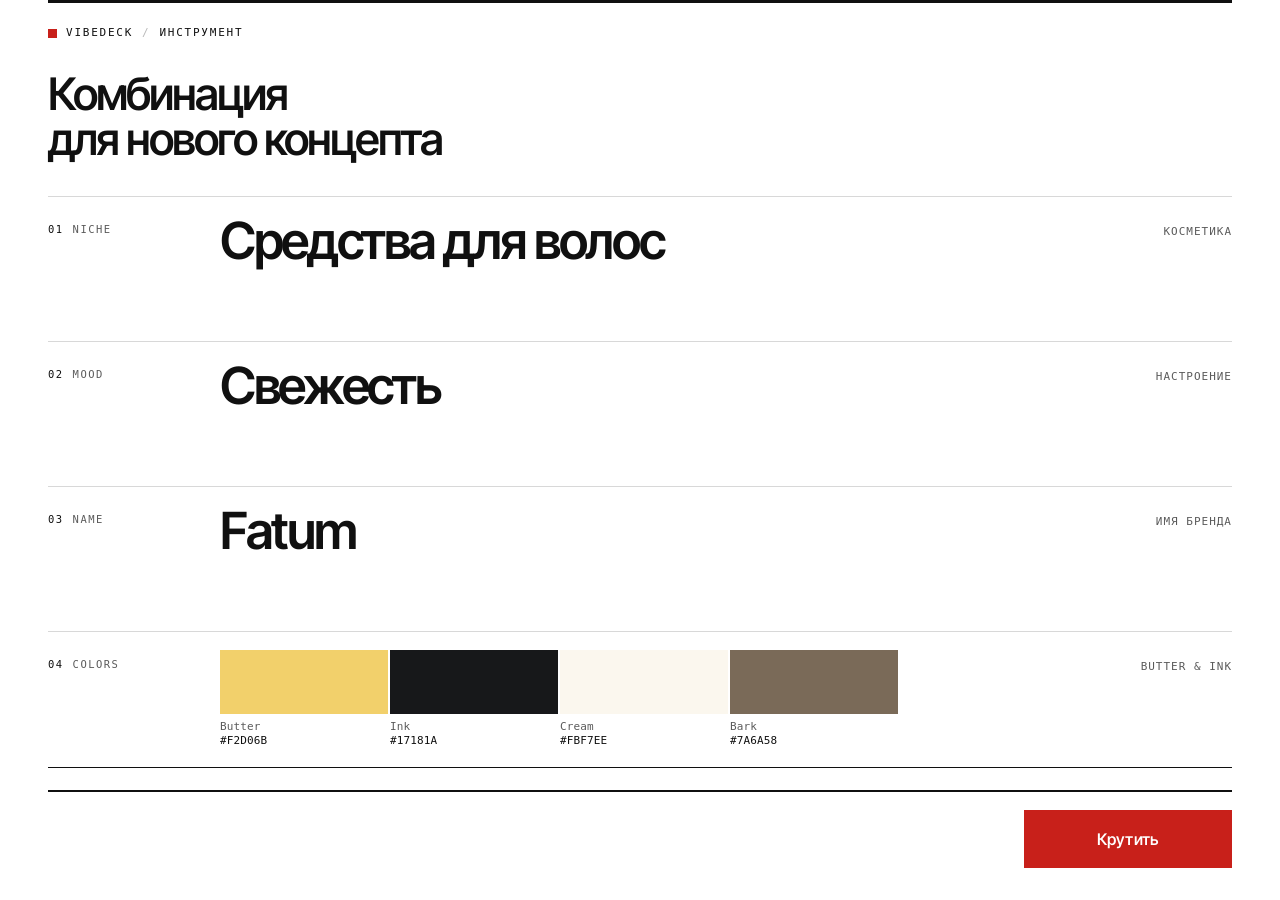
<file: index.html>
<!doctype html>
<html lang="ru">
  <head>
    <meta charset="utf-8" />
    <meta name="viewport" content="width=device-width, initial-scale=1" />
    <title>VIBEDECK — комбинация для нового концепта</title>
    <meta
      name="description"
      content="VIBEDECK: случайная комбинация ниши, настроения, имени бренда и палитры — отправная точка для нового концепта."
    />
    <meta name="color-scheme" content="light" />
    <link rel="icon" href="data:," />
    <link rel="stylesheet" href="css/deck.css" />
  </head>
  <body>
    <main class="sheet">
      <div class="rule" aria-hidden="true"></div>

      <header class="head">
        <div class="head__brand">
          <span class="head__mark" aria-hidden="true"></span>
          <span>VIBEDECK</span>
          <span class="head__sep" aria-hidden="true">/</span>
          <span>инструмент</span>
        </div>

        <h1 class="head__title">Комбинация<br />для нового концепта</h1>
      </header>

      <section class="board" id="slots" aria-label="Комбинация" aria-busy="true"></section>

      <div class="error" id="error" hidden>
        <h2>Нет данных</h2>
        <p>
          Страница читает <span class="mono">data/vibedeck.json</span> запросом — нужен
          локальный сервер. Из корня проекта:
        </p>
        <pre><code>python -m http.server 5173</code></pre>
        <p>Затем откройте <span class="mono">http://localhost:5173/</span>.</p>
        <button class="spin spin--small" id="retry" type="button">Повторить</button>
      </div>

      <footer class="foot" id="foot" hidden>
        <button class="spin" id="spin" type="button">
          <span class="spin__text" id="spin-label">Крутить</span>
        </button>
      </footer>

      <p class="visually-hidden" id="live" role="status" aria-live="polite"></p>
    </main>

    <div class="toast" id="toast" role="status" aria-live="polite"></div>

    <script src="js/deck.js"></script>
  </body>
</html>
</file>
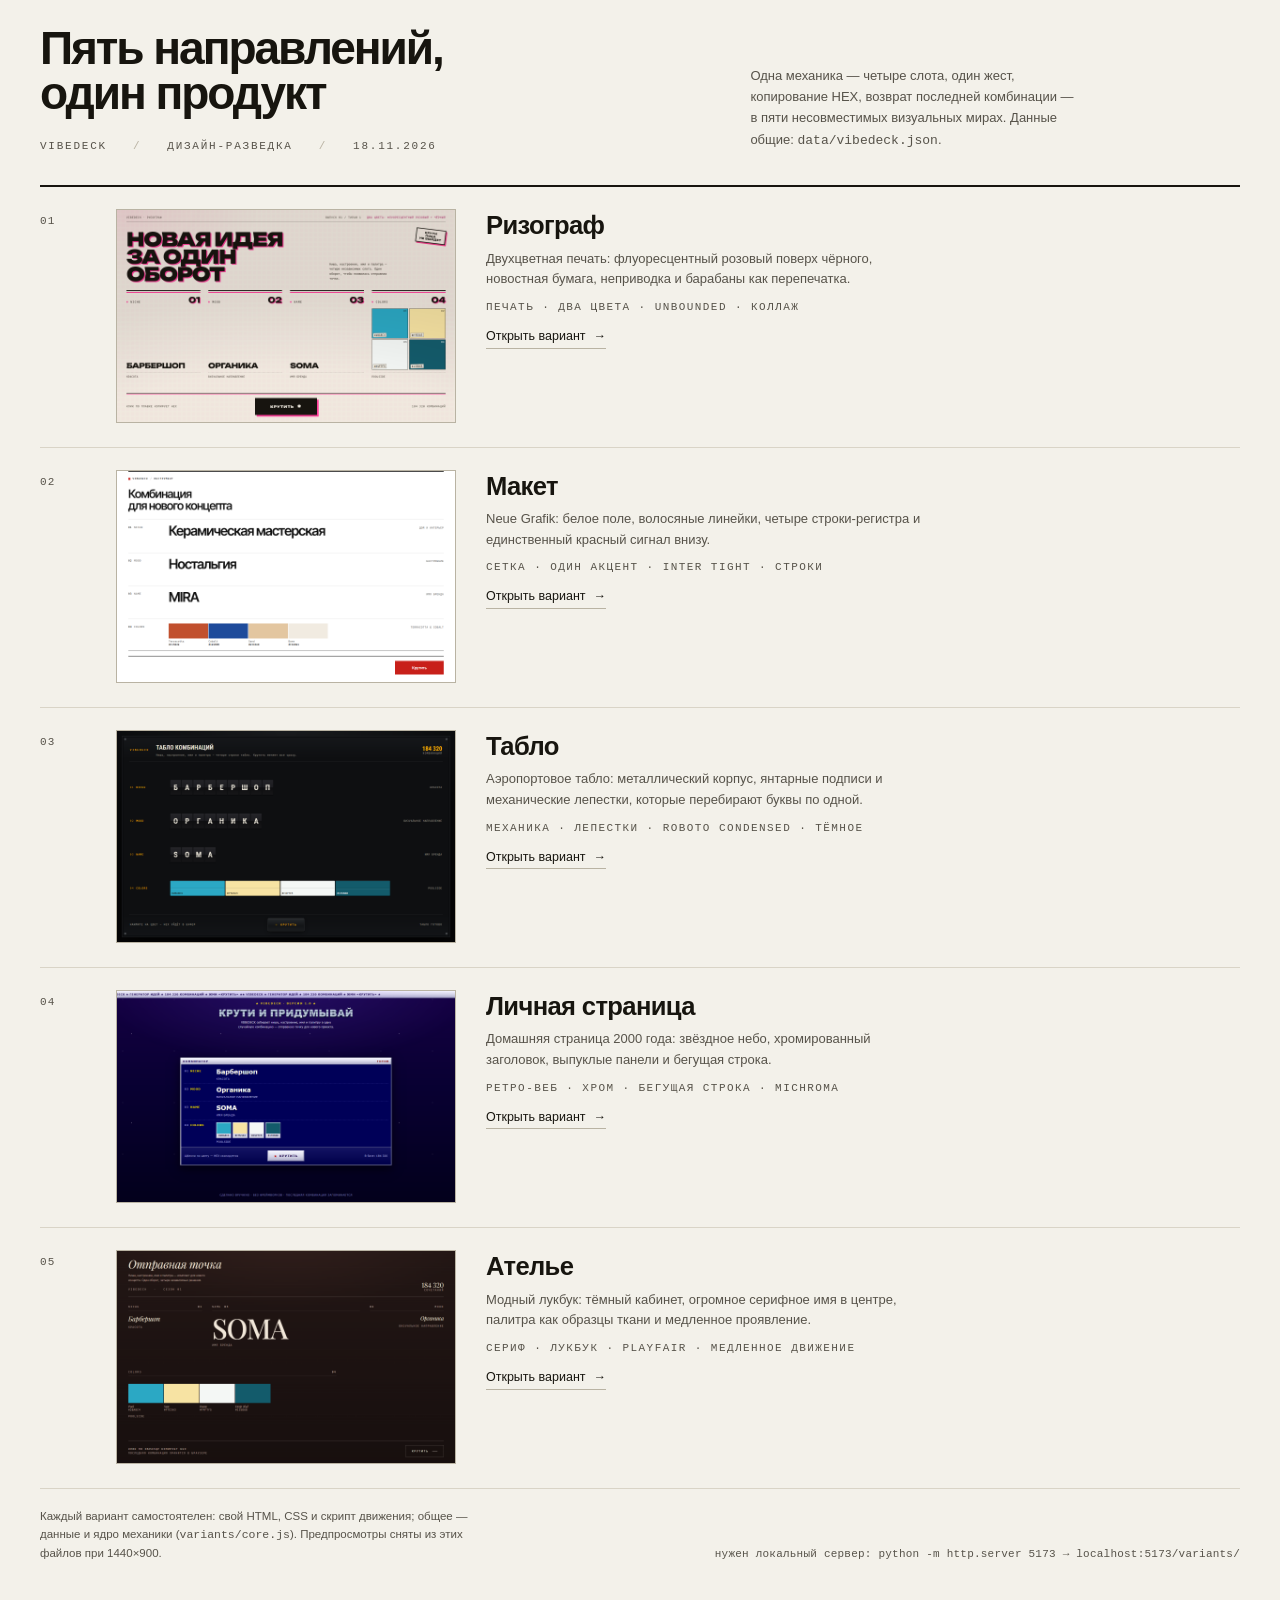
<file: variants/index.html>
<!doctype html>
<html lang="ru">
  <head>
    <meta charset="utf-8" />
    <meta name="viewport" content="width=device-width, initial-scale=1" />
    <title>VIBEDECK — пять направлений</title>
    <meta name="description" content="Пять несовместимых визуальных направлений для VIBEDECK: один продукт, одна механика, пять миров." />
    <meta name="color-scheme" content="light" />
    <link rel="icon" href="data:," />
    <link rel="stylesheet" href="index.css" />
  </head>
  <body>
    <main class="sheet">
      <header class="head">
        <h1 class="head__title">Пять направлений,<br />один продукт</h1>

        <p class="head__lead">
          Одна механика — четыре слота, один жест, копирование HEX, возврат
          последней комбинации — в пяти несовместимых визуальных мирах. Данные
          общие: <span class="mono">data/vibedeck.json</span>.
        </p>

        <p class="head__meta">
          <span>VIBEDECK</span>
          <span>Дизайн-разведка</span>
          <span>18.11.2026</span>
        </p>
      </header>

      <ol class="list">
        <li class="row">
          <span class="row__num mono">01</span>
          <a class="row__shot" href="01-riso/">
            <img src="preview/01-riso.png" alt="Ризограф: кремовая бумага, розовый оверпринт, четыре колонки крупной типографики" width="1440" height="900" />
          </a>
          <div class="row__text">
            <h2 class="row__name"><a href="01-riso/">Ризограф</a></h2>
            <p class="row__thesis">
              Двухцветная печать: флуоресцентный розовый поверх чёрного,
              новостная бумага, неприводка и барабаны как перепечатка.
            </p>
            <p class="row__tags mono">ПЕЧАТЬ · ДВА ЦВЕТА · UNBOUNDED · КОЛЛАЖ</p>
            <p class="row__link"><a href="01-riso/">Открыть вариант <span aria-hidden="true">→</span></a></p>
          </div>
        </li>

        <li class="row">
          <span class="row__num mono">02</span>
          <a class="row__shot" href="02-swiss/">
            <img src="preview/02-swiss.png" alt="Швейцарский макет: белый лист, четыре горизонтальные строки, красная кнопка" width="1440" height="900" />
          </a>
          <div class="row__text">
            <h2 class="row__name"><a href="02-swiss/">Макет</a></h2>
            <p class="row__thesis">
              Neue Grafik: белое поле, волосяные линейки, четыре строки-регистра
              и единственный красный сигнал внизу.
            </p>
            <p class="row__tags mono">СЕТКА · ОДИН АКЦЕНТ · INTER TIGHT · СТРОКИ</p>
            <p class="row__link"><a href="02-swiss/">Открыть вариант <span aria-hidden="true">→</span></a></p>
          </div>
        </li>

        <li class="row">
          <span class="row__num mono">03</span>
          <a class="row__shot" href="03-solari/">
            <img src="preview/03-solari.png" alt="Табло: чёрный корпус, белые лепестки с буквами, янтарные подписи" width="1440" height="900" />
          </a>
          <div class="row__text">
            <h2 class="row__name"><a href="03-solari/">Табло</a></h2>
            <p class="row__thesis">
              Аэропортовое табло: металлический корпус, янтарные подписи и
              механические лепестки, которые перебирают буквы по одной.
            </p>
            <p class="row__tags mono">МЕХАНИКА · ЛЕПЕСТКИ · ROBOTO CONDENSED · ТЁМНОЕ</p>
            <p class="row__link"><a href="03-solari/">Открыть вариант <span aria-hidden="true">→</span></a></p>
          </div>
        </li>

        <li class="row">
          <span class="row__num mono">04</span>
          <a class="row__shot" href="04-y2k/">
            <img src="preview/04-y2k.png" alt="Личная страница 2000: звёздное небо, хромированный заголовок, серебристая панель" width="1440" height="900" />
          </a>
          <div class="row__text">
            <h2 class="row__name"><a href="04-y2k/">Личная страница</a></h2>
            <p class="row__thesis">
              Домашняя страница 2000 года: звёздное небо, хромированный заголовок,
              выпуклые панели и бегущая строка.
            </p>
            <p class="row__tags mono">РЕТРО-ВЕБ · ХРОМ · БЕГУЩАЯ СТРОКА · MICHROMA</p>
            <p class="row__link"><a href="04-y2k/">Открыть вариант <span aria-hidden="true">→</span></a></p>
          </div>
        </li>

        <li class="row">
          <span class="row__num mono">05</span>
          <a class="row__shot" href="05-atelier/">
            <img src="preview/05-atelier.png" alt="Ателье: тёмный фон, огромное серифное имя, палитра как образцы ткани" width="1440" height="900" />
          </a>
          <div class="row__text">
            <h2 class="row__name"><a href="05-atelier/">Ателье</a></h2>
            <p class="row__thesis">
              Модный лукбук: тёмный кабинет, огромное серифное имя в центре,
              палитра как образцы ткани и медленное проявление.
            </p>
            <p class="row__tags mono">СЕРИФ · ЛУКБУК · PLAYFAIR · МЕДЛЕННОЕ ДВИЖЕНИЕ</p>
            <p class="row__link"><a href="05-atelier/">Открыть вариант <span aria-hidden="true">→</span></a></p>
          </div>
        </li>
      </ol>

      <footer class="foot">
        <p class="foot__note">
          Каждый вариант самостоятелен: свой HTML, CSS и скрипт движения; общее —
          данные и ядро механики (<span class="mono">variants/core.js</span>).
          Предпросмотры сняты из этих файлов при 1440×900.
        </p>
        <p class="foot__run mono">
          нужен локальный сервер: python -m http.server 5173 → localhost:5173/variants/
        </p>
      </footer>
    </main>
  </body>
</html>
</file>
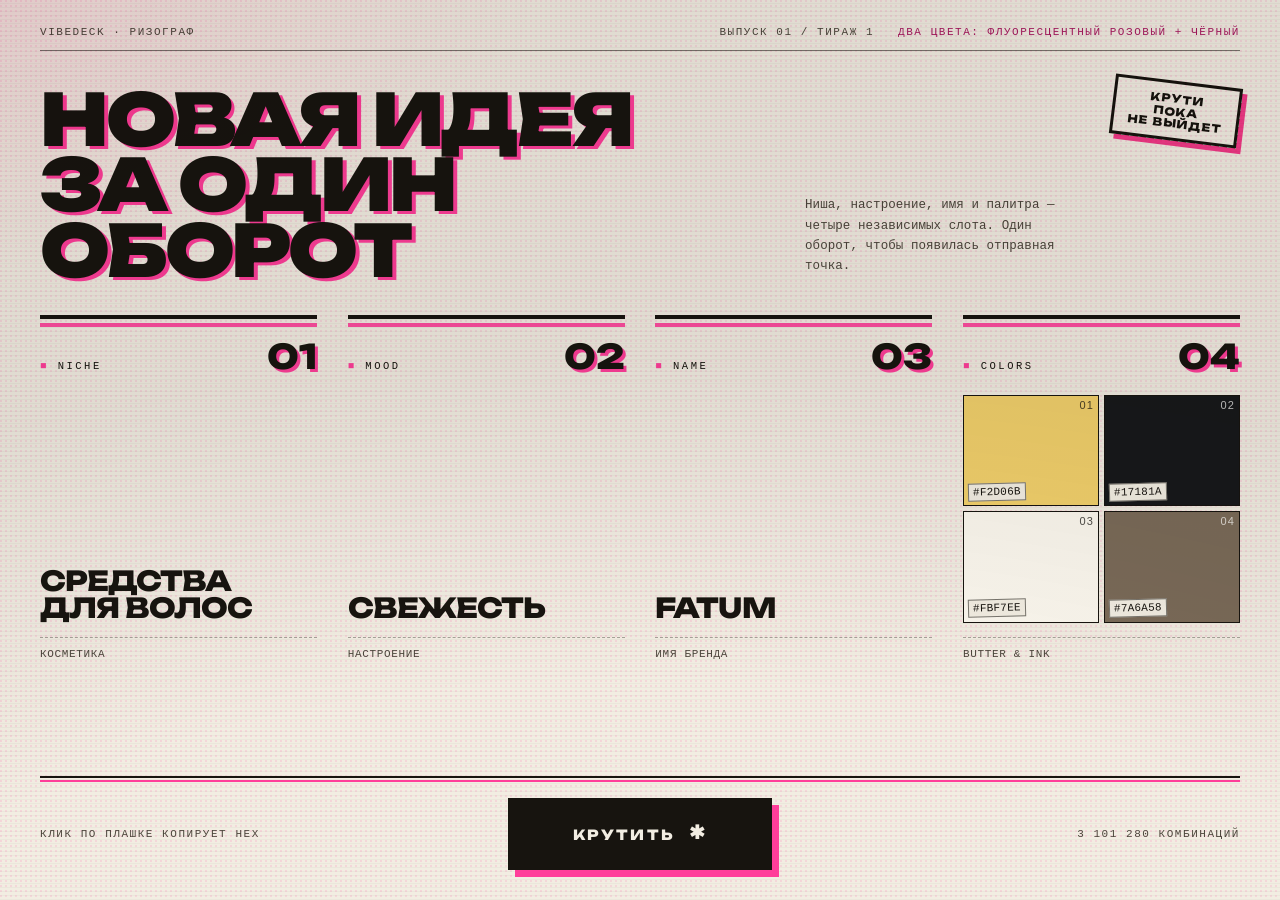
<file: variants/01-riso/index.html>
<!doctype html>
<html lang="ru">
  <head>
    <meta charset="utf-8" />
    <meta name="viewport" content="width=device-width, initial-scale=1" />
    <title>VIBEDECK — ризограф</title>
    <meta
      name="description"
      content="VIBEDECK: случайная комбинация ниши, настроения, имени бренда и палитры — отправная точка для нового концепта."
    />
    <meta name="color-scheme" content="light" />
    <link rel="icon" href="data:," />
    <link rel="stylesheet" href="../fonts/unbounded.css" />
    <link rel="stylesheet" href="style.css" />
  </head>
  <body>
    <main class="sheet">
      <div class="sheet__meta">
        <span>VIBEDECK · РИЗОГРАФ</span>
        <span>Выпуск 01 / тираж 1</span>
        <span>Два цвета: флуоресцентный розовый + чёрный</span>
      </div>

      <header class="mast">
        <h1 class="mast__title">Новая идея<br />за один оборот</h1>
        <p class="mast__lead">
          Ниша, настроение, имя и палитра — четыре независимых слота.
          Один оборот, чтобы появилась отправная точка.
        </p>
        <p class="mast__stamp" aria-hidden="true">КРУТИ<br />ПОКА<br />НЕ&nbsp;ВЫЙДЕТ</p>
      </header>

      <section class="slots" id="slots" aria-label="Комбинация" aria-busy="true"></section>

      <div class="error" id="error" hidden>
        <h2>Тираж не отпечатан</h2>
        <p>
          Страница читает <span class="mono">data/vibedeck.json</span> запросом, поэтому
          нужен локальный сервер. Из корня проекта:
        </p>
        <pre><code>python -m http.server 5173</code></pre>
        <p>Затем откройте <span class="mono">http://localhost:5173/variants/01-riso/</span>.</p>
        <button class="spin spin--small" id="retry" type="button">Повторить</button>
      </div>

      <footer class="foot" id="foot" hidden>
        <p class="foot__hint">Клик по плашке копирует HEX</p>
        <button class="spin" id="spin" type="button">
          <span class="spin__text" id="spin-label">Крутить</span>
          <span class="spin__mark" aria-hidden="true">✱</span>
        </button>
        <p class="foot__count" id="count">—</p>
      </footer>

      <p class="visually-hidden" id="live" role="status" aria-live="polite"></p>
    </main>

    <div class="toast" id="toast" role="status" aria-live="polite"></div>

    <script src="../core.js"></script>
    <script src="page.js"></script>
  </body>
</html>
</file>
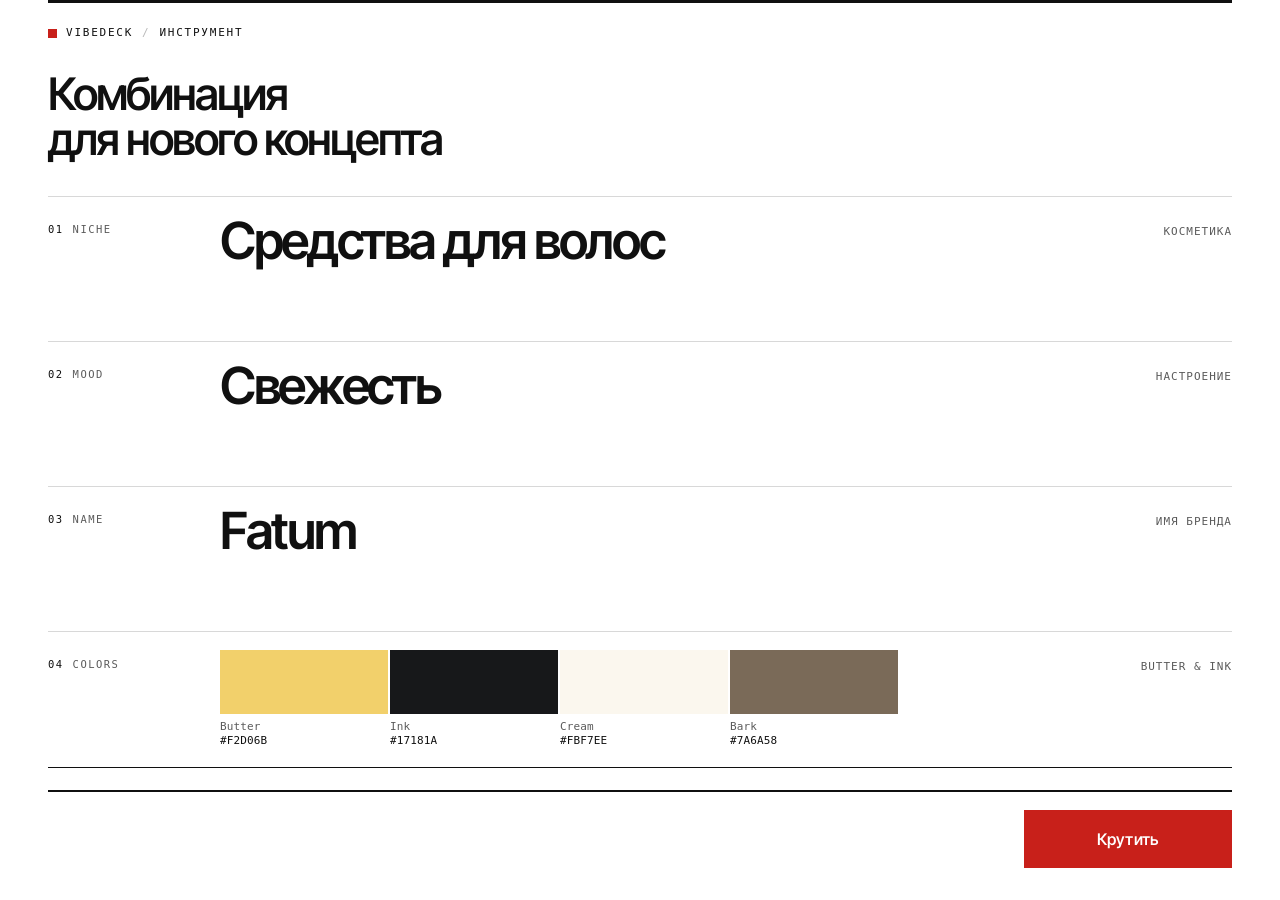
<file: variants/02-swiss/index.html>
<!doctype html>
<html lang="ru">
  <head>
    <meta charset="utf-8" />
    <meta name="viewport" content="width=device-width, initial-scale=1" />
    <title>VIBEDECK — макет</title>
    <meta
      name="description"
      content="VIBEDECK: случайная комбинация ниши, настроения, имени бренда и палитры — отправная точка для нового концепта."
    />
    <meta name="color-scheme" content="light" />
    <link rel="icon" href="data:," />
    <link rel="stylesheet" href="../fonts/inter-tight.css" />
    <link rel="stylesheet" href="style.css" />
  </head>
  <body>
    <main class="sheet">
      <div class="rule" aria-hidden="true"></div>

      <header class="head">
        <div class="head__brand">
          <span class="head__mark" aria-hidden="true"></span>
          <span>VIBEDECK</span>
          <span class="head__sep" aria-hidden="true">/</span>
          <span>инструмент</span>
        </div>

        <h1 class="head__title">Комбинация<br />для нового концепта</h1>
      </header>

      <section class="board" id="slots" aria-label="Комбинация" aria-busy="true"></section>

      <div class="error" id="error" hidden>
        <h2>Нет данных</h2>
        <p>
          Страница читает <span class="mono">data/vibedeck.json</span> запросом — нужен
          локальный сервер. Из корня проекта:
        </p>
        <pre><code>python -m http.server 5173</code></pre>
        <p>Затем откройте <span class="mono">http://localhost:5173/variants/02-swiss/</span>.</p>
        <button class="spin spin--small" id="retry" type="button">Повторить</button>
      </div>

      <footer class="foot" id="foot" hidden>
        <button class="spin" id="spin" type="button">
          <span class="spin__text" id="spin-label">Крутить</span>
        </button>
      </footer>

      <p class="visually-hidden" id="live" role="status" aria-live="polite"></p>
    </main>

    <div class="toast" id="toast" role="status" aria-live="polite"></div>

    <script src="../core.js"></script>
    <script src="page.js"></script>
  </body>
</html>
</file>
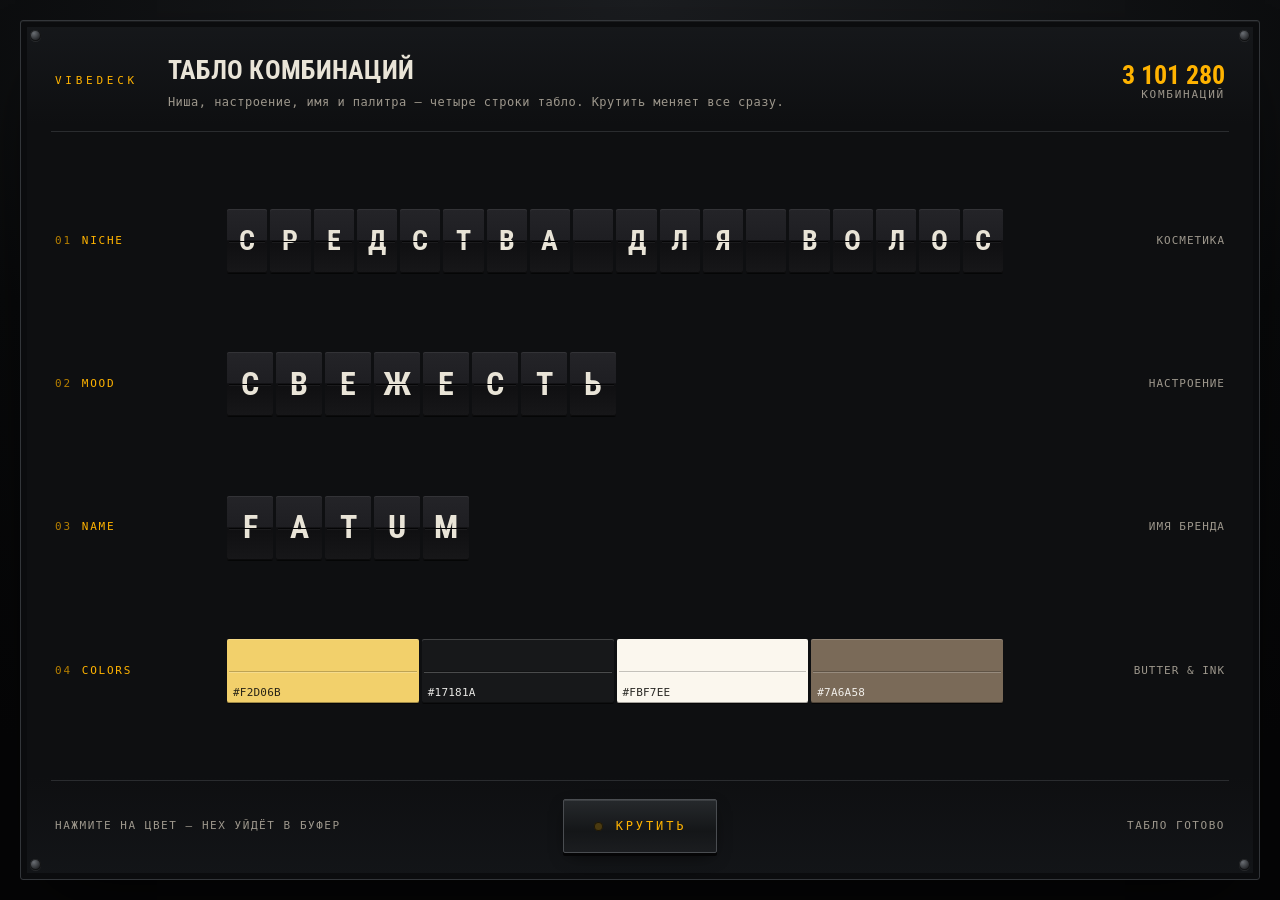
<file: variants/03-solari/index.html>
<!doctype html>
<html lang="ru">
  <head>
    <meta charset="utf-8" />
    <meta name="viewport" content="width=device-width, initial-scale=1" />
    <title>VIBEDECK — табло</title>
    <meta
      name="description"
      content="VIBEDECK: случайная комбинация ниши, настроения, имени бренда и палитры — отправная точка для нового концепта."
    />
    <meta name="color-scheme" content="dark" />
    <link rel="icon" href="data:," />
    <link rel="stylesheet" href="../fonts/roboto-condensed.css" />
    <link rel="stylesheet" href="style.css" />
  </head>
  <body>
    <main class="board" id="board">
      <span class="rivet rivet--tl" aria-hidden="true"></span>
      <span class="rivet rivet--tr" aria-hidden="true"></span>
      <span class="rivet rivet--bl" aria-hidden="true"></span>
      <span class="rivet rivet--br" aria-hidden="true"></span>

      <header class="top">
        <p class="top__brand">VIBEDECK</p>

        <div class="top__text">
          <h1 class="top__title">Табло комбинаций</h1>
          <p class="top__lead">
            Ниша, настроение, имя и палитра — четыре строки табло. Крутить меняет все сразу.
          </p>
        </div>

        <p class="top__count">
          <span id="count">184 320</span>
          <span class="top__count-label">комбинаций</span>
        </p>
      </header>

      <section class="rows" id="slots" aria-label="Комбинация" aria-busy="true"></section>

      <div class="error" id="error" hidden>
        <h2>Нет сигнала</h2>
        <p>
          Данные читаются из <span class="mono">data/vibedeck.json</span> запросом — нужен
          локальный сервер. Из корня проекта:
        </p>
        <pre><code>python -m http.server 5173</code></pre>
        <p>Затем откройте <span class="mono">http://localhost:5173/variants/03-solari/</span>.</p>
        <button class="spin spin--small" id="retry" type="button">Повторить</button>
      </div>

      <footer class="foot" id="foot" hidden>
        <p class="foot__hint">Нажмите на цвет — HEX уйдёт в буфер</p>

        <button class="spin" id="spin" type="button">
          <span class="spin__lamp" aria-hidden="true"></span>
          <span class="spin__text" id="spin-label">Крутить</span>
        </button>

        <p class="foot__status" id="status">Табло готово</p>
      </footer>

      <p class="visually-hidden" id="live" role="status" aria-live="polite"></p>
    </main>

    <div class="toast" id="toast" role="status" aria-live="polite"></div>

    <script src="../core.js"></script>
    <script src="page.js"></script>
  </body>
</html>
</file>
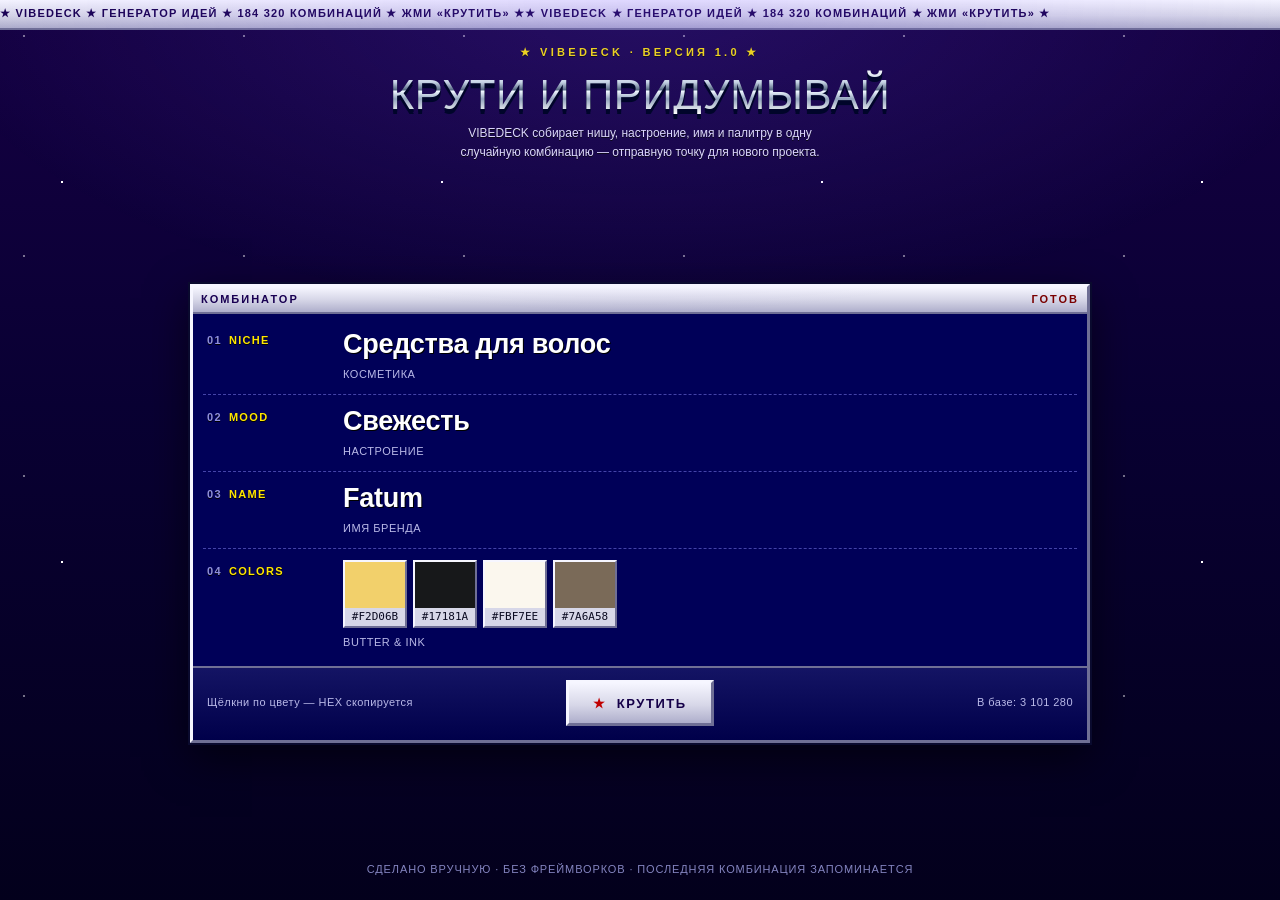
<file: variants/04-y2k/index.html>
<!doctype html>
<html lang="ru">
  <head>
    <meta charset="utf-8" />
    <meta name="viewport" content="width=device-width, initial-scale=1" />
    <title>VIBEDECK — крути и придумывай</title>
    <meta
      name="description"
      content="VIBEDECK: случайная комбинация ниши, настроения, имени бренда и палитры — отправная точка для нового концепта."
    />
    <meta name="color-scheme" content="dark" />
    <link rel="icon" href="data:," />
    <link rel="stylesheet" href="../fonts/michroma.css" />
    <link rel="stylesheet" href="style.css" />
  </head>
  <body>
    <div class="marquee" aria-hidden="true">
      <div class="marquee__track">
        <span>★ VIBEDECK ★ ГЕНЕРАТОР ИДЕЙ ★ 184 320 КОМБИНАЦИЙ ★ ЖМИ «КРУТИТЬ» ★</span>
        <span>★ VIBEDECK ★ ГЕНЕРАТОР ИДЕЙ ★ 184 320 КОМБИНАЦИЙ ★ ЖМИ «КРУТИТЬ» ★</span>
      </div>
    </div>

    <main class="page">
      <p class="page__stamp">★ VIBEDECK · ВЕРСИЯ 1.0 ★</p>

      <header class="mast">
        <h1 class="mast__title">Крути и придумывай</h1>
        <p class="mast__lead">
          VIBEDECK собирает нишу, настроение, имя и палитру в одну случайную
          комбинацию — отправную точку для нового проекта.
        </p>
      </header>

      <section class="console" aria-label="Комбинация">
        <div class="console__bar">
          <span>КОМБИНАТОР</span>
          <span class="console__blink" id="state">ГОТОВ</span>
        </div>

        <div class="slots" id="slots" aria-busy="true"></div>

        <div class="error" id="error" hidden>
          <h2>Ошибка загрузки данных</h2>
          <p>
            Страница читает <span class="mono">data/vibedeck.json</span> запросом — нужен
            локальный сервер. Из корня проекта:
          </p>
          <pre><code>python -m http.server 5173</code></pre>
          <p>Затем откройте <span class="mono">http://localhost:5173/variants/04-y2k/</span>.</p>
          <button class="spin spin--small" id="retry" type="button">Повторить</button>
        </div>

        <footer class="foot" id="foot" hidden>
          <p class="foot__hint">Щёлкни по цвету — HEX скопируется</p>

          <button class="spin" id="spin" type="button">
            <span class="spin__star" aria-hidden="true">★</span>
            <span id="spin-label">Крутить</span>
          </button>

          <p class="foot__count" id="count">—</p>
        </footer>
      </section>

      <p class="page__foot">
        Сделано вручную · без фреймворков · последняя комбинация запоминается
      </p>

      <p class="visually-hidden" id="live" role="status" aria-live="polite"></p>
    </main>

    <div class="toast" id="toast" role="status" aria-live="polite"></div>

    <script src="../core.js"></script>
    <script src="page.js"></script>
  </body>
</html>
</file>
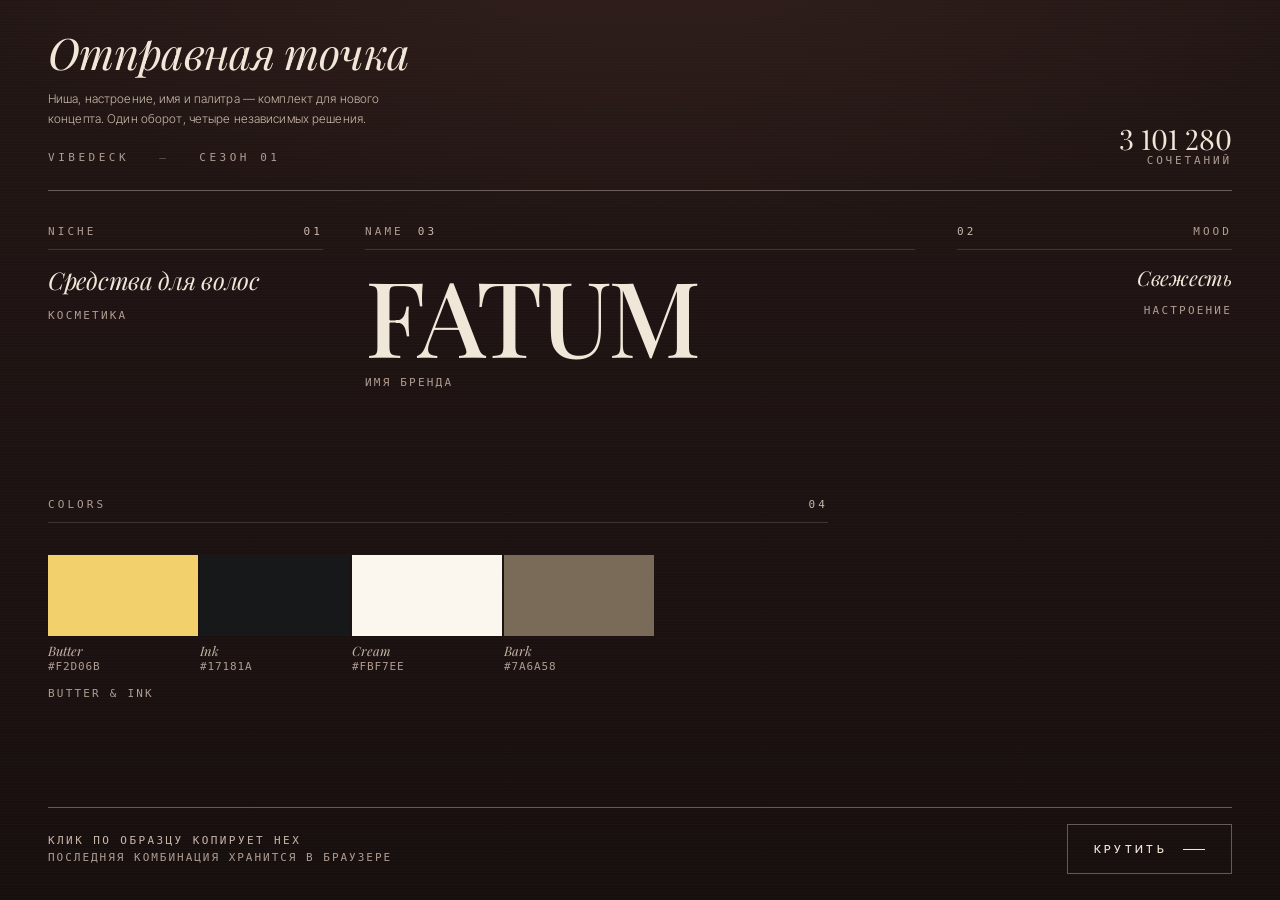
<file: variants/05-atelier/index.html>
<!doctype html>
<html lang="ru">
  <head>
    <meta charset="utf-8" />
    <meta name="viewport" content="width=device-width, initial-scale=1" />
    <title>VIBEDECK — ателье</title>
    <meta
      name="description"
      content="VIBEDECK: случайная комбинация ниши, настроения, имени бренда и палитры — отправная точка для нового концепта."
    />
    <meta name="color-scheme" content="dark" />
    <link rel="icon" href="data:," />
    <link rel="stylesheet" href="../fonts/playfair-display.css" />
    <link rel="stylesheet" href="../fonts/inter-tight.css" />
    <link rel="stylesheet" href="style.css" />
  </head>
  <body>
    <main class="page">
      <header class="mast">
        <h1 class="mast__title">Отправная точка</h1>

        <p class="mast__lead">
          Ниша, настроение, имя и палитра — комплект для нового концепта.
          Один оборот, четыре независимых решения.
        </p>

        <p class="mast__meta">
          <span>VIBEDECK</span>
          <span>Сезон 01</span>
        </p>

        <p class="mast__count">
          <span id="count">184 320</span>
          <span class="mast__count-label">сочетаний</span>
        </p>
      </header>

      <section class="stage" id="slots" aria-label="Комбинация" aria-busy="true"></section>

      <div class="error" id="error" hidden>
        <h2>Коллекция недоступна</h2>
        <p>
          Данные читаются из <span class="mono">data/vibedeck.json</span> запросом — нужен
          локальный сервер. Из корня проекта:
        </p>
        <pre><code>python -m http.server 5173</code></pre>
        <p>Затем откройте <span class="mono">http://localhost:5173/variants/05-atelier/</span>.</p>
        <button class="spin spin--small" id="retry" type="button">Повторить</button>
      </div>

      <footer class="foot" id="foot" hidden>
        <p class="foot__hint">Клик по образцу копирует HEX</p>
        <p class="foot__note">Последняя комбинация хранится в браузере</p>

        <button class="spin" id="spin" type="button">
          <span id="spin-label">Крутить</span>
          <span class="spin__line" aria-hidden="true"></span>
        </button>
      </footer>

      <p class="visually-hidden" id="live" role="status" aria-live="polite"></p>
    </main>

    <div class="toast" id="toast" role="status" aria-live="polite"></div>

    <script src="../core.js"></script>
    <script src="page.js"></script>
  </body>
</html>
</file>
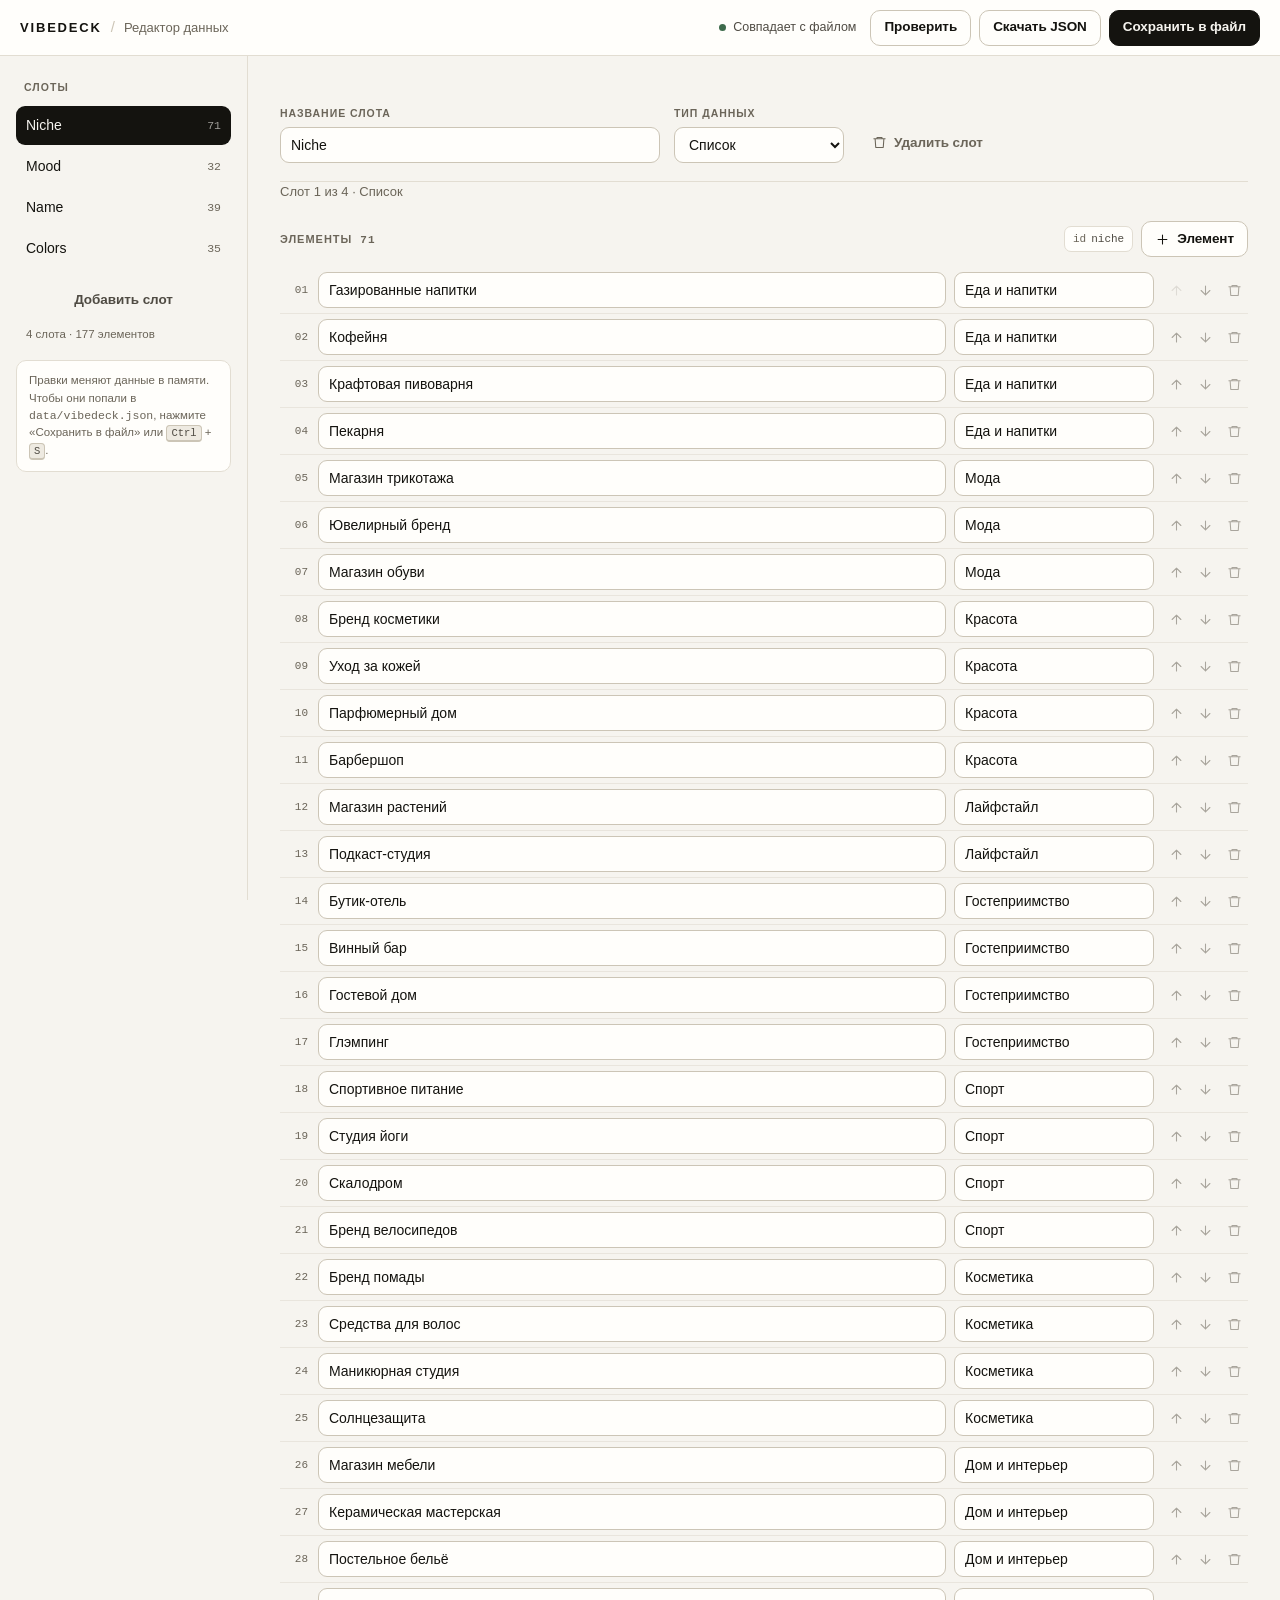
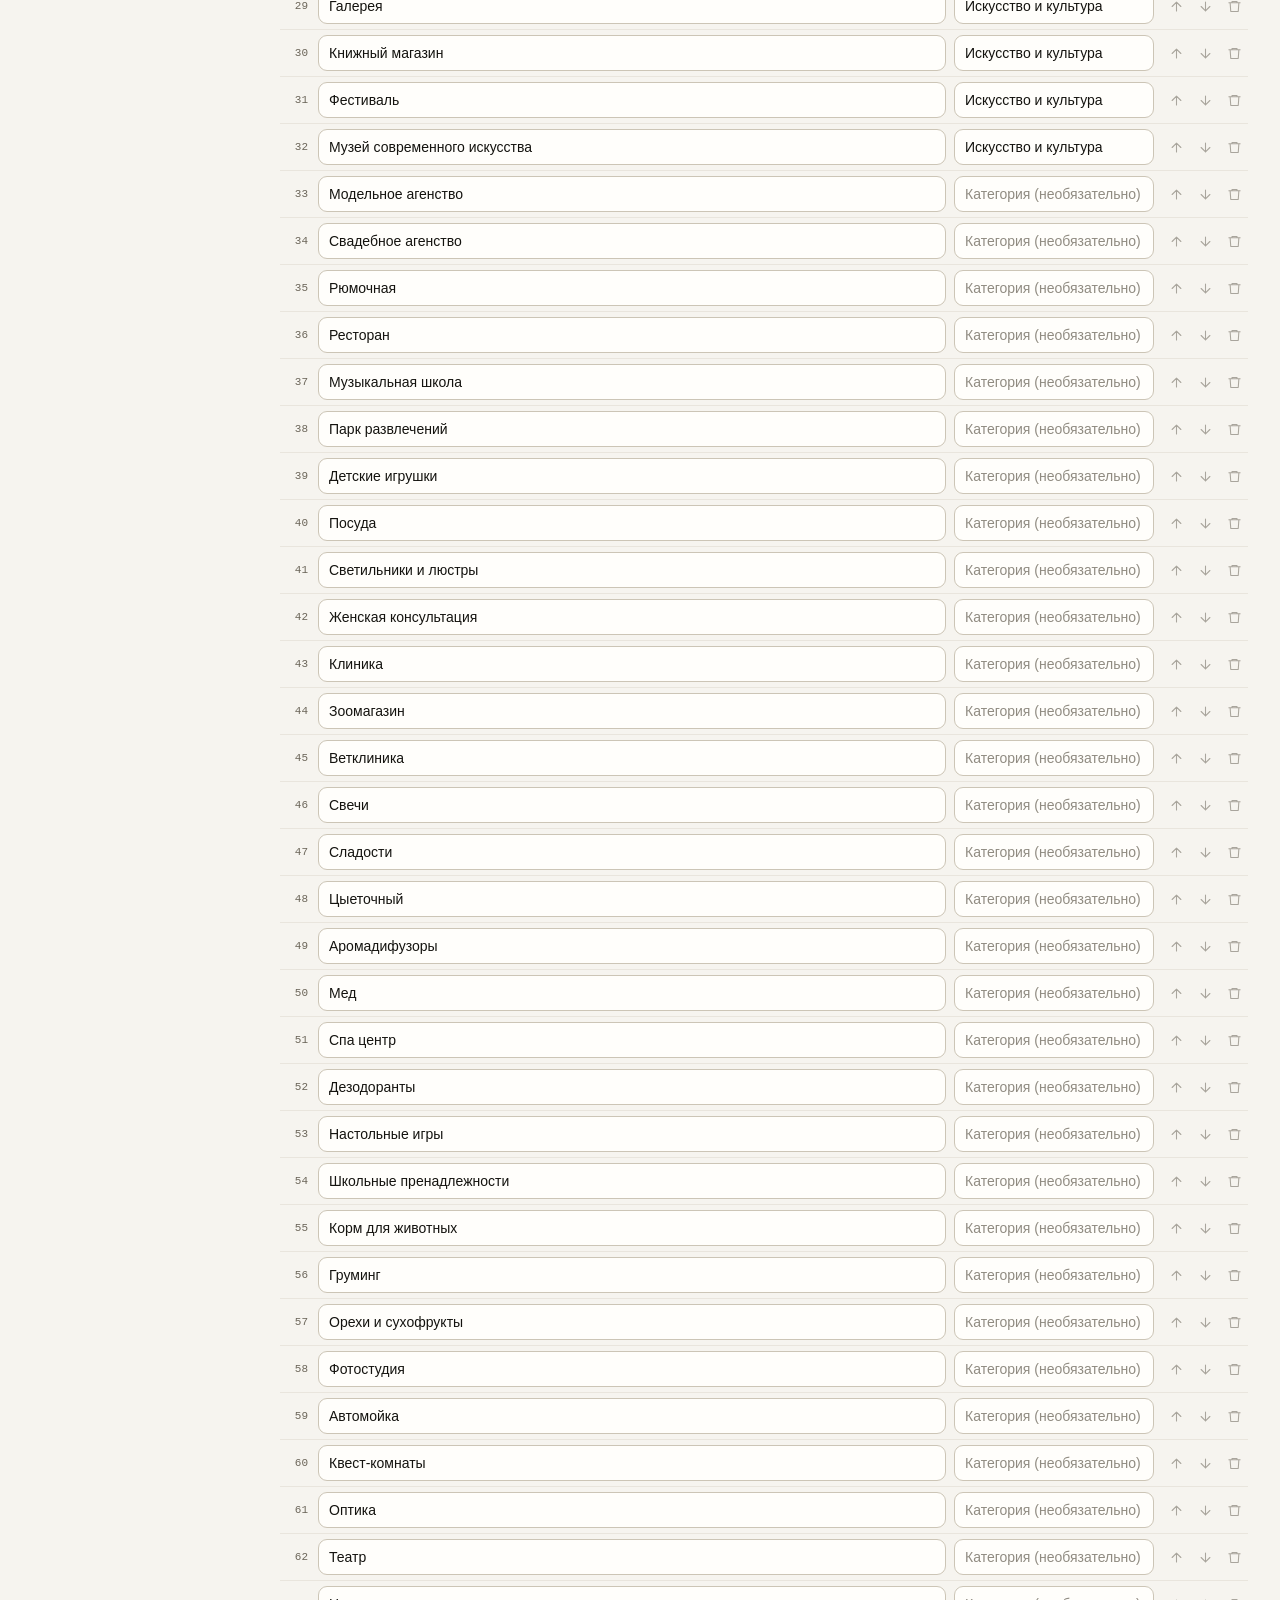
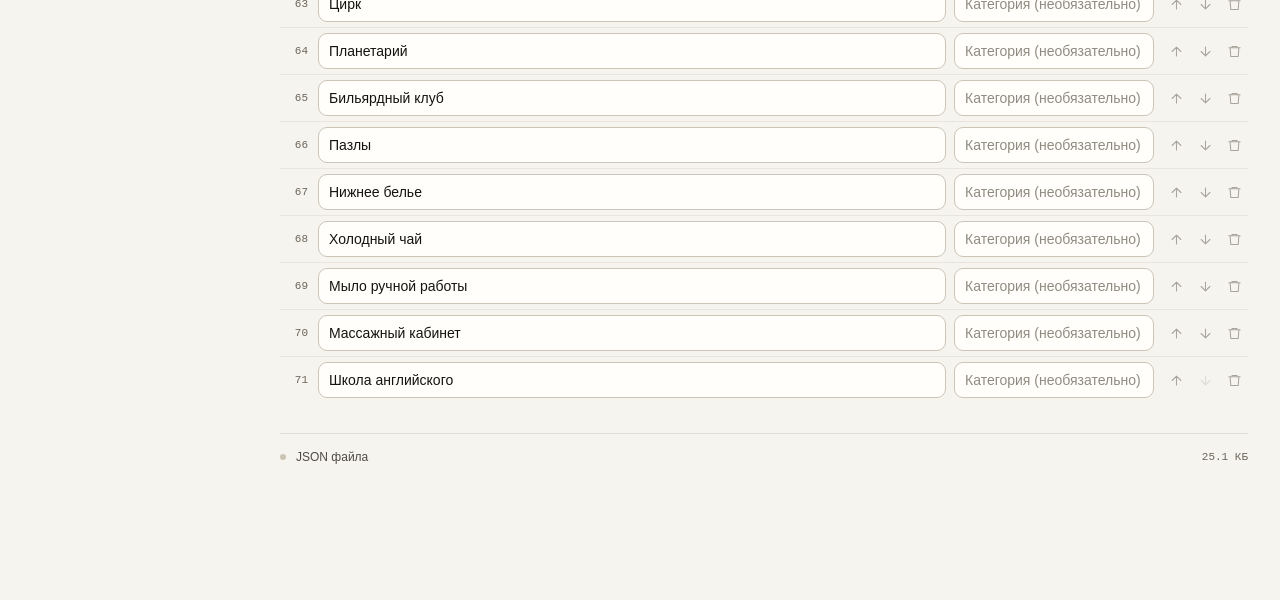
<file: editor.html>
<!doctype html>
<html lang="ru">
  <head>
    <meta charset="utf-8" />
    <meta name="viewport" content="width=device-width, initial-scale=1" />
    <title>VIBEDECK — редактор данных</title>
    <meta name="description" content="Редактор данных VIBEDECK: слоты, элементы, палитры." />
    <meta name="color-scheme" content="light" />
    <link rel="icon" href="data:," />
    <link rel="stylesheet" href="css/base.css" />
    <link rel="stylesheet" href="css/editor.css" />
  </head>
  <body>
    <header class="bar">
      <div class="bar__id">
        <span class="bar__name">VIBEDECK</span>
        <span class="bar__sep" aria-hidden="true">/</span>
        <span class="bar__page">Редактор данных</span>
      </div>

      <div class="bar__right">
        <p class="state" id="state" role="status" aria-live="polite" data-tone="idle">
          <span class="state__dot" aria-hidden="true"></span>
          <span id="state-text">Загрузка…</span>
        </p>
        <div class="bar__actions">
          <button class="btn" id="validate" type="button">Проверить</button>
          <button class="btn" id="download" type="button">Скачать JSON</button>
          <button class="btn btn--primary" id="save" type="button">Сохранить в файл</button>
        </div>
      </div>
    </header>

    <main class="work">
      <aside class="rail">
        <p class="rail__title">Слоты</p>
        <nav class="slots" id="slots" aria-label="Слоты"></nav>

        <div class="rail__foot">
          <button class="btn btn--ghost" id="add-slot" type="button">Добавить слот</button>
          <p class="rail__meta" id="rail-meta"></p>
        </div>

        <p class="rail__hint">
          Правки меняют данные в памяти. Чтобы они попали в
          <span class="mono">data/vibedeck.json</span>, нажмите «Сохранить в файл»
          или <kbd>Ctrl</kbd> + <kbd>S</kbd>.
        </p>
      </aside>

      <section class="pane" id="pane" aria-live="polite"></section>
    </main>

    <div class="toast" id="toast" role="status" aria-live="polite"></div>

    <script src="js/editor.js" defer></script>
  </body>
</html>
</file>
<file: css/deck.css>
/* VIBEDECK — главная: белый лист, строгая сетка, волосяные линейки
   и один красный сигнал. */

@font-face {
  font-family: "Inter Tight";
  font-style: normal;
  font-weight: 300 800;
  font-display: swap;
  src: url("../fonts/inter-tight-normal-300800-cyrillic.woff2") format("woff2");
  unicode-range: U+0301, U+0400-045F, U+0490-0491, U+04B0-04B1, U+2116;
}

@font-face {
  font-family: "Inter Tight";
  font-style: normal;
  font-weight: 300 800;
  font-display: swap;
  src: url("../fonts/inter-tight-normal-300800-latin.woff2") format("woff2");
  unicode-range: U+0000-00FF, U+0131, U+0152-0153, U+02BB-02BC, U+02C6, U+02DA,
    U+02DC, U+0304, U+0308, U+0329, U+2000-206F, U+20AC, U+2122, U+2191, U+2193,
    U+2212, U+2215, U+FEFF, U+FFFD;
}

:root {
  --paper: #ffffff;
  --ink: #101010;
  --ink-2: #5b5b5b;
  --line: #d8d8d8;
  --line-2: #b9b9b9;
  --red: #c8201a;
  --red-dark: #a41610;
  --sans: "Inter Tight", "Segoe UI", Arial, sans-serif;
  --mono: "Cascadia Mono", Consolas, monospace;
}

*,
*::before,
*::after {
  box-sizing: border-box;
}

html {
  -webkit-text-size-adjust: 100%;
}

body {
  margin: 0;
  min-height: 100svh;
  background: var(--paper);
  color: var(--ink);
  font-family: var(--sans);
  font-size: 14px;
  line-height: 1.5;
  font-variant-numeric: tabular-nums;
  -webkit-font-smoothing: antialiased;
}

::selection {
  background: var(--red);
  color: #fff;
}

:focus-visible {
  outline: 2px solid var(--ink);
  outline-offset: 3px;
}

* {
  scrollbar-color: var(--line-2) transparent;
  scrollbar-width: thin;
}

h1,
h2,
p,
figure {
  margin: 0;
}

.mono {
  font-family: var(--mono);
}

.visually-hidden {
  position: absolute;
  width: 1px;
  height: 1px;
  margin: -1px;
  overflow: hidden;
  clip-path: inset(50%);
  white-space: nowrap;
}

.sheet {
  display: flex;
  flex-direction: column;
  width: min(100%, 1720px);
  min-height: 100svh;
  margin: 0 auto;
  padding: 0 48px 32px;
}

.rule {
  height: 3px;
  background: var(--ink);
}

/* Шапка */

.head {
  display: grid;
  grid-template-columns: repeat(12, minmax(0, 1fr));
  column-gap: 24px;
  row-gap: 30px;
  padding: 22px 0 34px;
}

.head__brand {
  grid-column: 1 / span 6;
  display: flex;
  align-items: center;
  gap: 9px;
  font-family: var(--mono);
  font-size: 11px;
  letter-spacing: 0.16em;
  text-transform: uppercase;
}

.head__mark {
  width: 9px;
  height: 9px;
  background: var(--red);
}

.head__sep {
  color: var(--line-2);
}

.head__title {
  grid-column: 1 / span 7;
  font-size: clamp(34px, 3.5vw, 54px);
  font-weight: 560;
  line-height: 1.01;
  letter-spacing: -0.045em;
  text-wrap: balance;
}

/* Строки-слоты */

.board {
  flex: 1;
  display: flex;
  flex-direction: column;
  justify-content: space-between;
}

.row {
  position: relative;
  display: grid;
  grid-template-columns: 148px minmax(0, 1fr) 224px;
  column-gap: 24px;
  align-items: start;
  padding: 18px 0 20px;
  border-top: 1px solid var(--line);
}

.row:last-child {
  border-bottom: 1px solid var(--ink);
}

.row::before {
  content: "";
  position: absolute;
  left: 0;
  top: -4px;
  width: 9px;
  height: 9px;
  background: var(--red);
  transform: scaleY(0);
  transform-origin: top;
}

.row.is-landed::before {
  animation: tick 620ms cubic-bezier(0.2, 0.7, 0.2, 1);
}

@keyframes tick {
  0% {
    transform: scaleY(1);
  }
  70% {
    transform: scaleY(1);
    opacity: 1;
  }
  100% {
    transform: scaleY(0.12);
    opacity: 0;
  }
}

.row__meta {
  display: flex;
  align-items: baseline;
  gap: 9px;
  padding-top: 7px;
  font-family: var(--mono);
  font-size: 10.5px;
  letter-spacing: 0.14em;
  text-transform: uppercase;
  color: var(--ink-2);
}

.row__num {
  color: var(--ink);
  font-variant-numeric: tabular-nums;
}

.row__label {
  color: var(--ink-2);
}

.row__value {
  min-width: 0;
  font-size: clamp(30px, 4vw, 60px);
  font-weight: 600;
  line-height: 0.98;
  letter-spacing: -0.045em;
  text-wrap: balance;
  overflow-wrap: anywhere;
  transition: transform 180ms cubic-bezier(0.2, 0.7, 0.2, 1);
}

.row:hover .row__value {
  transform: translateX(5px);
}

.row.is-landed .row__value {
  animation: cut 260ms cubic-bezier(0.2, 0.7, 0.2, 1);
}

@keyframes cut {
  from {
    clip-path: inset(0 0 100% 0);
    transform: translateY(12px);
  }
  to {
    clip-path: inset(0 0 0 0);
    transform: none;
  }
}

.row__note {
  padding-top: 9px;
  font-family: var(--mono);
  font-size: 11px;
  line-height: 1.5;
  letter-spacing: 0.09em;
  text-transform: uppercase;
  text-align: right;
  color: var(--ink-2);
}

/* Палитра */

.strip {
  display: flex;
  align-items: flex-start;
  gap: 2px;
  max-width: 920px;
}

.swatch {
  position: relative;
  flex: 1 1 0;
  min-width: 0;
  max-width: 168px;
  padding: 0;
  border: 0;
  background: none;
  text-align: left;
  cursor: copy;
}

.swatch__chip {
  display: block;
  height: 64px;
  background: var(--sw);
  transition: transform 160ms cubic-bezier(0.2, 0.7, 0.2, 1);
}

.swatch:hover .swatch__chip,
.swatch:focus-visible .swatch__chip {
  transform: translateY(-4px);
}

.swatch__legend {
  display: flex;
  flex-direction: column;
  gap: 1px;
  padding-top: 6px;
  font-family: var(--mono);
  font-size: 11px;
  letter-spacing: 0.01em;
  color: var(--ink-2);
}

.swatch__hex {
  color: var(--ink);
}

/* Низ */

.foot {
  display: flex;
  justify-content: flex-end;
  align-items: center;
  margin-top: 22px;
  padding-top: 18px;
  border-top: 2px solid var(--ink);
}

.spin {
  display: inline-flex;
  align-items: center;
  justify-content: center;
  min-width: 208px;
  height: 58px;
  padding: 0 30px;
  border: 0;
  background: var(--red);
  color: #fff;
  font-family: var(--sans);
  font-size: 16px;
  font-weight: 560;
  letter-spacing: 0.01em;
  cursor: pointer;
  transition: background-color 140ms ease, transform 90ms ease;
}

.spin:hover {
  background: var(--red-dark);
}

.spin:active {
  transform: translateY(1px);
}

.spin:disabled {
  background: var(--ink);
  cursor: progress;
}

.spin--small {
  min-width: 0;
  height: 44px;
  margin-top: 16px;
  padding: 0 22px;
  font-size: 14px;
}

/* Состояния */

.error {
  max-width: 620px;
  margin-top: 20px;
  padding-top: 20px;
  border-top: 2px solid var(--ink);
}

.error h2 {
  margin-bottom: 10px;
  font-size: 24px;
  font-weight: 560;
  letter-spacing: -0.03em;
}

.error p {
  margin-bottom: 8px;
  font-size: 13px;
  color: var(--ink-2);
}

.error pre {
  margin: 0 0 6px;
  padding: 10px 0;
  overflow-x: auto;
  border-bottom: 1px solid var(--line);
  font-size: 12.5px;
}

.error code {
  font-family: var(--mono);
}

.toast {
  position: fixed;
  left: 48px;
  bottom: 24px;
  padding: 9px 14px;
  background: var(--ink);
  color: #fff;
  font-family: var(--mono);
  font-size: 10.5px;
  letter-spacing: 0.09em;
  text-transform: uppercase;
  opacity: 0;
  transform: translateY(10px);
  transition: opacity 160ms ease, transform 160ms ease;
  z-index: 10;
}

.toast[data-show="true"] {
  opacity: 1;
  transform: none;
}

/* Адаптив */

@media (max-width: 1080px) {
  .sheet {
    padding: 0 30px 26px;
  }

  .head {
    row-gap: 22px;
  }

  .head__title {
    grid-column: 1 / span 8;
  }

  .row {
    grid-template-columns: 120px minmax(0, 1fr) 180px;
  }
}

@media (max-width: 760px) {
  .sheet {
    padding: 0 18px 18px;
  }

  .head {
    grid-template-columns: 1fr;
    row-gap: 18px;
    padding: 18px 0 24px;
  }

  .head__brand,
  .head__title {
    grid-column: 1;
    grid-row: auto;
    justify-self: start;
  }

  .head__title {
    font-size: clamp(30px, 9vw, 42px);
  }

  .board {
    justify-content: flex-start;
  }

  .row {
    grid-template-columns: minmax(0, 1fr);
    row-gap: 8px;
    padding: 14px 0 18px;
  }

  .row__meta {
    padding-top: 0;
  }

  .row__value {
    font-size: clamp(28px, 8.4vw, 42px);
  }

  .row__note {
    padding-top: 0;
    text-align: left;
  }

  .row:hover .row__value {
    transform: none;
  }

  .swatch__chip {
    height: 44px;
  }

  .swatch__legend {
    font-size: 10.5px;
    flex-direction: column;
    gap: 0;
  }

  .foot {
    position: sticky;
    bottom: 0;
    flex-direction: column;
    padding-bottom: 10px;
    background: var(--paper);
  }

  .spin {
    width: 100%;
  }

  .toast {
    left: 18px;
    bottom: 16px;
  }
}

@media (prefers-reduced-motion: reduce) {
  *,
  *::before,
  *::after {
    animation-duration: 1ms !important;
    animation-iteration-count: 1 !important;
    transition-duration: 1ms !important;
  }
}
</file>
<file: variants/index.css>
/* Сводный лист разведки: спокойная сетка, чтобы пять миров спорили между
   собой, а не с оболочкой. */

:root {
  --paper: #f3f1ea;
  --ink: #17150f;
  --ink-2: #57534a;
  --line: #d9d4c7;
  --line-2: #b9b3a3;
  --sans: "Segoe UI Variable Display", "Segoe UI", ui-sans-serif, Arial, sans-serif;
  --mono: "Cascadia Mono", Consolas, monospace;
}

*,
*::before,
*::after {
  box-sizing: border-box;
}

body {
  margin: 0;
  background: var(--paper);
  color: var(--ink);
  font-family: var(--sans);
  font-size: 14px;
  line-height: 1.55;
  -webkit-font-smoothing: antialiased;
}

::selection {
  background: var(--ink);
  color: var(--paper);
}

:focus-visible {
  outline: 2px solid var(--ink);
  outline-offset: 3px;
}

* {
  scrollbar-color: var(--line-2) transparent;
  scrollbar-width: thin;
}

h1,
h2,
p {
  margin: 0;
}

.mono {
  font-family: var(--mono);
}

.sheet {
  width: min(100%, 1320px);
  margin: 0 auto;
  padding: 26px 40px 40px;
}

.head {
  display: grid;
  grid-template-columns: minmax(0, 1.15fr) minmax(0, 0.85fr);
  align-items: end;
  gap: 20px 48px;
  padding-bottom: 30px;
  border-bottom: 2px solid var(--ink);
}

.head__meta {
  grid-column: 1;
  grid-row: 2;
  display: flex;
  gap: 26px;
  margin-top: 2px;
  font-family: var(--mono);
  font-size: 11px;
  letter-spacing: 0.16em;
  text-transform: uppercase;
  color: var(--ink-2);
}

.head__meta span + span::before {
  content: "/";
  margin-right: 26px;
  color: var(--line-2);
}

.head__title {
  grid-column: 1;
  grid-row: 1;
  font-size: clamp(34px, 3.6vw, 54px);
  font-weight: 620;
  line-height: 0.98;
  letter-spacing: -0.045em;
}

.head__lead {
  grid-column: 2;
  grid-row: 1 / span 2;
  align-self: end;
  max-width: 46ch;
  padding-bottom: 4px;
  font-size: 13px;
  line-height: 1.65;
  color: var(--ink-2);
}

.list {
  margin: 0;
  padding: 0;
  list-style: none;
}

.row {
  display: grid;
  grid-template-columns: 46px 340px minmax(0, 1fr);
  column-gap: 30px;
  align-items: start;
  padding: 22px 0 24px;
  border-bottom: 1px solid var(--line);
}

.row__num {
  padding-top: 4px;
  font-size: 11px;
  letter-spacing: 0.1em;
  color: var(--ink-2);
}

.row__shot {
  display: block;
  border: 1px solid var(--line-2);
  background: #fff;
  overflow: hidden;
}

.row__shot img {
  display: block;
  width: 100%;
  height: auto;
  transition: transform 260ms cubic-bezier(0.2, 0.7, 0.2, 1);
}

.row__shot:hover img,
.row__shot:focus-visible img {
  transform: scale(1.015);
}

.row__text {
  display: grid;
  gap: 9px;
  padding-top: 2px;
}

.row__name {
  font-size: clamp(22px, 2vw, 28px);
  font-weight: 620;
  line-height: 1.1;
  letter-spacing: -0.025em;
}

.row__name a,
.row__link a {
  color: inherit;
  text-decoration: none;
}

.row__name a:hover,
.row__link a:hover {
  text-decoration: underline;
  text-underline-offset: 5px;
}

.row__thesis {
  max-width: 62ch;
  font-size: 13px;
  line-height: 1.6;
  color: var(--ink-2);
}

.row__tags {
  font-size: 11px;
  letter-spacing: 0.13em;
  color: var(--ink-2);
}

.row__link {
  margin-top: 2px;
  font-size: 12.5px;
}

.row__link a {
  display: inline-flex;
  gap: 8px;
  align-items: baseline;
  border-bottom: 1px solid var(--line-2);
  padding-bottom: 1px;
}

.row__link a:hover {
  border-color: var(--ink);
}

.foot {
  display: grid;
  grid-template-columns: minmax(0, 1fr) auto;
  align-items: end;
  gap: 24px;
  padding-top: 18px;
}

.foot__note {
  max-width: 68ch;
  font-size: 11.5px;
  line-height: 1.6;
  color: var(--ink-2);
}

.foot__run {
  font-size: 11px;
  letter-spacing: 0.02em;
  text-align: right;
  color: var(--ink-2);
}

@media (max-width: 980px) {
  .head {
    grid-template-columns: 1fr;
    align-items: start;
  }

  .row {
    grid-template-columns: 34px 280px minmax(0, 1fr);
    column-gap: 22px;
  }
}

@media (max-width: 720px) {
  .sheet {
    padding: 18px 18px 26px;
  }

  .head {
    gap: 14px;
    padding-bottom: 22px;
  }

  .head__meta {
    flex-wrap: wrap;
    gap: 8px 12px;
    font-size: 11px;
  }

  .head__title,
  .head__lead,
  .head__meta {
    grid-column: 1;
    grid-row: auto;
  }

  .head__meta span + span::before {
    margin-right: 12px;
  }

  .row {
    grid-template-columns: 1fr;
    row-gap: 12px;
    padding: 18px 0 20px;
  }

  .row__num {
    padding-top: 0;
  }

  .row__tags {
    font-size: 11px;
  }

  .foot {
    grid-template-columns: 1fr;
  }

  .foot__run {
    text-align: left;
  }
}
</file>
<file: variants/fonts/unbounded.css>
/* Unbounded cyrillic */
@font-face {
  font-family: "Unbounded";
  font-style: normal;
  font-weight: 400 900;
  font-display: swap;
  src: url("unbounded-normal-400900-cyrillic.woff2") format("woff2");
  unicode-range: U+0301, U+0400-045F, U+0490-0491, U+04B0-04B1, U+2116;
}

/* Unbounded latin */
@font-face {
  font-family: "Unbounded";
  font-style: normal;
  font-weight: 400 900;
  font-display: swap;
  src: url("unbounded-normal-400900-latin.woff2") format("woff2");
  unicode-range: U+0000-00FF, U+0131, U+0152-0153, U+02BB-02BC, U+02C6, U+02DA, U+02DC, U+0304, U+0308, U+0329, U+2000-206F, U+20AC, U+2122, U+2191, U+2193, U+2212, U+2215, U+FEFF, U+FFFD;
}
</file>
<file: variants/01-riso/style.css>
/* 01 — РИЗОГРАФ: два цвета, новостная бумага, оверпринт и неприводка. */

:root {
  --paper: #f2ede2;
  --ink: #17140f;
  --ink-2: #4c453b;
  --pink: #ff3e9a;
  --pink-deep: #a8175e;
  --mono: "Cascadia Mono", Consolas, "Courier New", monospace;
  --display: "Unbounded", "Arial", sans-serif;
}

*,
*::before,
*::after {
  box-sizing: border-box;
}

html {
  -webkit-text-size-adjust: 100%;
}

body {
  margin: 0;
  min-height: 100svh;
  background-color: var(--paper);
  background-image:
    radial-gradient(circle at 1px 1px, rgb(255 62 154 / 13%) 0.8px, transparent 1.1px),
    repeating-linear-gradient(0deg, rgb(23 20 15 / 3%) 0 1px, transparent 1px 4px);
  background-size: 5px 5px, 100% 4px;
  color: var(--ink);
  font-family: var(--mono);
  font-size: 13px;
  line-height: 1.5;
}

body::after {
  content: "";
  position: fixed;
  inset: 0;
  pointer-events: none;
  background:
    radial-gradient(120% 80% at 50% 120%, transparent 55%, rgb(23 20 15 / 8%)),
    radial-gradient(70% 50% at 0% 0%, rgb(255 62 154 / 10%), transparent 60%);
  mix-blend-mode: multiply;
}

::selection {
  background: var(--pink);
  color: var(--ink);
}

:focus-visible {
  outline: 3px solid var(--pink);
  outline-offset: 4px;
}

* {
  scrollbar-color: var(--pink) transparent;
  scrollbar-width: thin;
}

h1,
h2,
p {
  margin: 0;
}

.mono {
  font-family: var(--mono);
}

.visually-hidden {
  position: absolute;
  width: 1px;
  height: 1px;
  margin: -1px;
  overflow: hidden;
  clip-path: inset(50%);
  white-space: nowrap;
}

.sheet {
  position: relative;
  display: flex;
  flex-direction: column;
  width: min(100%, 1560px);
  min-height: 100svh;
  margin: 0 auto;
  padding: 24px 40px 30px;
}

/* Шапка листа */

.sheet__meta {
  display: grid;
  grid-template-columns: 1fr auto auto;
  gap: 24px;
  padding-bottom: 9px;
  border-bottom: 1px solid rgb(23 20 15 / 55%);
  font-size: 11px;
  letter-spacing: 0.14em;
  text-transform: uppercase;
  color: var(--ink-2);
}

.sheet__meta span:last-child {
  color: var(--pink-deep);
  text-align: right;
}

.mast {
  position: relative;
  display: grid;
  grid-template-columns: minmax(0, 1.25fr) minmax(0, 0.75fr);
  align-items: end;
  gap: 40px;
  margin-top: clamp(26px, 4vh, 46px);
  padding-bottom: clamp(24px, 3.4vh, 38px);
}

.mast__title {
  font-family: var(--display);
  font-weight: 900;
  font-size: clamp(44px, 5.6vw, 92px);
  line-height: 0.92;
  letter-spacing: -0.045em;
  text-transform: uppercase;
  text-shadow: 0.055em 0.045em 0 var(--pink);
}

.mast__lead {
  max-width: 34ch;
  padding-bottom: 8px;
  font-size: 12.5px;
  line-height: 1.62;
  letter-spacing: 0.005em;
  color: var(--ink-2);
}

.mast__stamp {
  position: absolute;
  right: 0;
  top: -6px;
  transform: rotate(7deg);
  padding: 9px 14px 7px;
  border: 3px solid var(--ink);
  box-shadow: 5px 5px 0 var(--pink);
  font-family: var(--display);
  font-weight: 800;
  font-size: 11px;
  line-height: 1.15;
  letter-spacing: 0.08em;
  text-transform: uppercase;
  text-align: center;
  mix-blend-mode: multiply;
}

/* Слоты */

.slots {
  display: grid;
  grid-template-columns: repeat(4, minmax(0, 1fr));
  gap: clamp(20px, 2.4vw, 34px);
  flex: 1;
  align-content: start;
}

.slot {
  position: relative;
  display: flex;
  flex-direction: column;
  min-width: 0;
  padding-top: 12px;
  border-top: 4px solid var(--ink);
}

.slot::before {
  content: "";
  position: absolute;
  left: 0;
  right: 0;
  top: 4px;
  height: 4px;
  background: var(--pink);
  opacity: 0.9;
}

.slot__head {
  display: flex;
  align-items: baseline;
  justify-content: space-between;
  gap: 10px;
  padding-top: 8px;
}

.slot__label {
  font-size: 10.5px;
  letter-spacing: 0.24em;
  text-transform: uppercase;
}

.slot__label::before {
  content: "■ ";
  color: var(--pink);
}

.slot__num {
  font-family: var(--display);
  font-weight: 800;
  font-size: 34px;
  line-height: 1;
  color: var(--ink);
  text-shadow: 3px 3px 0 var(--pink);
}

.slot__value {
  display: flex;
  flex: 1;
  align-items: flex-end;
  min-height: clamp(180px, 26vh, 250px);
  padding: 20px 0 14px;
}

.slot__word {
  margin: 0;
  font-family: var(--display);
  font-weight: 800;
  font-size: clamp(22px, 2.15vw, 36px);
  line-height: 1;
  letter-spacing: -0.035em;
  text-transform: uppercase;
  text-wrap: balance;
  overflow-wrap: anywhere;
}

.slot__word--long {
  font-size: clamp(20px, 1.85vw, 30px);
}

.slot__note {
  min-height: 2.6em;
  padding-top: 8px;
  border-top: 1px dashed rgb(23 20 15 / 35%);
  font-size: 11px;
  line-height: 1.5;
  letter-spacing: 0.06em;
  text-transform: uppercase;
  color: var(--ink-2);
}

/* Палитра */

.plates {
  display: grid;
  grid-template-columns: repeat(2, minmax(0, 1fr));
  gap: 5px;
  width: 100%;
}

.plate {
  position: relative;
  display: block;
  aspect-ratio: 1 / 0.82;
  padding: 0;
  border: 1.5px solid var(--ink);
  background: var(--sw);
  cursor: copy;
  transition: transform 140ms cubic-bezier(0.2, 0.8, 0.2, 1);
}

.plate:hover,
.plate:focus-visible {
  transform: translate(-2px, 2px);
  z-index: 2;
}

.plate__hex {
  position: absolute;
  left: 4px;
  bottom: 4px;
  padding: 1px 4px 0;
  background: var(--paper);
  color: var(--ink);
  border: 1px solid rgb(23 20 15 / 55%);
  font-family: var(--mono);
  font-size: 11px;
  letter-spacing: 0.02em;
  line-height: 1.4;
  transform: rotate(-1.5deg);
}

.plate__no {
  position: absolute;
  right: 4px;
  top: 3px;
  font-size: 11px;
  letter-spacing: 0.1em;
  color: var(--sw-ink);
  opacity: 0.75;
}

.plates--odd {
  grid-template-columns: repeat(3, minmax(0, 1fr));
}

.plates--many {
  grid-template-columns: repeat(2, minmax(0, 1fr));
}

.plates--many .plate {
  aspect-ratio: 1 / 0.5;
}

.plates--odd .plate {
  aspect-ratio: 1 / 1.4;
}

/* Низ листа */

.foot {
  display: grid;
  grid-template-columns: 1fr auto 1fr;
  align-items: center;
  gap: 24px;
  margin-top: clamp(28px, 4vh, 52px);
  padding-top: 20px;
  border-top: 2px solid var(--ink);
  position: relative;
}

.foot::before {
  content: "";
  position: absolute;
  top: 2px;
  left: 0;
  right: 0;
  height: 2px;
  background: var(--pink);
}

.foot__hint,
.foot__count {
  font-size: 11px;
  letter-spacing: 0.14em;
  text-transform: uppercase;
  color: var(--ink-2);
}

.foot__count {
  text-align: right;
}

.spin {
  display: inline-flex;
  align-items: center;
  justify-content: center;
  gap: 14px;
  min-width: 264px;
  height: 72px;
  padding: 0 38px;
  border: 0;
  background: var(--ink);
  color: var(--paper);
  box-shadow: 7px 7px 0 var(--pink);
  font-family: var(--display);
  font-weight: 800;
  font-size: 14px;
  letter-spacing: 0.16em;
  text-transform: uppercase;
  cursor: pointer;
  transition: transform 120ms ease, box-shadow 120ms ease, background 120ms ease;
}

.spin:hover {
  background: #2b251d;
  transform: translate(-1px, -1px);
  box-shadow: 8px 8px 0 var(--pink);
}

.spin:active {
  transform: translate(5px, 5px);
  box-shadow: 2px 2px 0 var(--pink);
}

.spin:disabled {
  cursor: progress;
  background: #2b251d;
  transform: translate(5px, 5px);
  box-shadow: 2px 2px 0 var(--pink);
}

.spin__mark {
  font-size: 19px;
  line-height: 0;
  transform: translateY(-2px);
}

.spin:disabled .spin__mark {
  animation: press 620ms linear infinite;
}

@keyframes press {
  0%,
  100% {
    transform: translateY(-2px) rotate(0deg);
  }
  50% {
    transform: translateY(-2px) rotate(90deg);
  }
}

.spin--small {
  min-width: 0;
  height: 44px;
  padding: 0 20px;
  font-size: 11px;
  box-shadow: 4px 4px 0 var(--pink);
}

/* Состояния */

.slot.is-landed .slot__word,
.slot.is-landed .plates {
  animation: repro 380ms cubic-bezier(0.2, 0.8, 0.2, 1);
}

@keyframes repro {
  0% {
    transform: translate(-5px, 3px);
    filter: blur(0.4px);
  }
  100% {
    transform: none;
    filter: none;
  }
}

.slot.is-churning .slot__value {
  opacity: 0.72;
}

.error {
  margin-top: 40px;
  max-width: 560px;
  padding: 26px 28px 30px;
  border: 2px solid var(--ink);
  box-shadow: 8px 8px 0 var(--pink);
  background: var(--paper);
}

.error h2 {
  margin-bottom: 12px;
  font-family: var(--display);
  font-size: 22px;
  font-weight: 800;
  text-transform: uppercase;
  letter-spacing: -0.02em;
}

.error p {
  margin-bottom: 10px;
  font-size: 12px;
  line-height: 1.6;
  color: var(--ink-2);
}

.error pre {
  margin: 0 0 14px;
  padding: 10px 12px;
  border: 1px solid var(--ink);
  overflow-x: auto;
  font-size: 12px;
}

.error code {
  font-family: var(--mono);
}

.toast {
  position: fixed;
  left: 50%;
  bottom: 28px;
  transform: translate(-50%, 18px);
  padding: 9px 16px 8px;
  border: 2px solid var(--ink);
  background: var(--paper);
  box-shadow: 5px 5px 0 var(--pink);
  font-size: 11px;
  letter-spacing: 0.08em;
  text-transform: uppercase;
  opacity: 0;
  pointer-events: none;
  transition: opacity 160ms ease, transform 160ms ease;
  z-index: 10;
}

.toast[data-show="true"] {
  opacity: 1;
  transform: translate(-50%, 0);
}

/* Адаптив */

@media (max-width: 1080px) {
  .mast {
    grid-template-columns: 1fr;
    gap: 22px;
  }

  .mast__lead {
    max-width: 46ch;
  }

  .mast__stamp {
    top: 0;
    right: 8px;
  }

  .slots {
    grid-template-columns: repeat(2, minmax(0, 1fr));
    gap: 30px 24px;
    margin-top: 20px;
  }

  .slot__value {
    min-height: 150px;
  }

  .slot__word {
    font-size: clamp(24px, 3.4vw, 34px);
  }

  .slot__word--long {
    font-size: clamp(21px, 2.9vw, 29px);
  }
}

@media (max-width: 680px) {
  .sheet {
    padding: 16px 18px 22px;
  }

  .sheet__meta {
    grid-template-columns: 1fr auto;
    gap: 10px;
    font-size: 11px;
  }

  .sheet__meta span:nth-child(3) {
    display: none;
  }

  .mast__title {
    font-size: clamp(38px, 11vw, 58px);
  }

  .mast__stamp {
    display: none;
  }

  .slots {
    grid-template-columns: 1fr;
    gap: 26px;
  }

  .slot__value {
    min-height: 104px;
    padding: 14px 0 10px;
  }

  .slot__word {
    font-size: clamp(26px, 7.4vw, 34px);
  }

  .slot__word--long {
    font-size: clamp(22px, 6.2vw, 29px);
  }

  .plates--odd .plate {
    aspect-ratio: 1 / 0.72;
  }

  .foot {
    position: sticky;
    bottom: 0;
    grid-template-columns: 1fr;
    gap: 10px;
    margin-top: 26px;
    padding: 14px 0 10px;
    background: var(--paper);
    border-top: 2px solid var(--ink);
  }

  .foot__hint {
    order: 2;
    text-align: center;
  }

  .foot__count {
    order: 3;
    text-align: center;
  }

  .spin {
    order: 1;
    width: 100%;
    min-width: 0;
    height: 60px;
    box-shadow: 5px 5px 0 var(--pink);
  }
}

@media (prefers-reduced-motion: reduce) {
  *,
  *::before,
  *::after {
    animation-duration: 1ms !important;
    animation-iteration-count: 1 !important;
    transition-duration: 1ms !important;
  }
}
</file>
<file: variants/fonts/inter-tight.css>
/* Inter Tight cyrillic */
@font-face {
  font-family: "Inter Tight";
  font-style: normal;
  font-weight: 300 800;
  font-display: swap;
  src: url("inter-tight-normal-300800-cyrillic.woff2") format("woff2");
  unicode-range: U+0301, U+0400-045F, U+0490-0491, U+04B0-04B1, U+2116;
}

/* Inter Tight latin */
@font-face {
  font-family: "Inter Tight";
  font-style: normal;
  font-weight: 300 800;
  font-display: swap;
  src: url("inter-tight-normal-300800-latin.woff2") format("woff2");
  unicode-range: U+0000-00FF, U+0131, U+0152-0153, U+02BB-02BC, U+02C6, U+02DA, U+02DC, U+0304, U+0308, U+0329, U+2000-206F, U+20AC, U+2122, U+2191, U+2193, U+2212, U+2215, U+FEFF, U+FFFD;
}
</file>
<file: variants/02-swiss/style.css>
/* 02 — МАКЕТ: белый лист, строгая сетка, волосяные линейки и один красный сигнал. */

:root {
  --paper: #ffffff;
  --ink: #101010;
  --ink-2: #5b5b5b;
  --line: #d8d8d8;
  --line-2: #b9b9b9;
  --red: #c8201a;
  --red-dark: #a41610;
  --sans: "Inter Tight", "Segoe UI", Arial, sans-serif;
  --mono: "Cascadia Mono", Consolas, monospace;
}

*,
*::before,
*::after {
  box-sizing: border-box;
}

html {
  -webkit-text-size-adjust: 100%;
}

body {
  margin: 0;
  min-height: 100svh;
  background: var(--paper);
  color: var(--ink);
  font-family: var(--sans);
  font-size: 14px;
  line-height: 1.5;
  font-variant-numeric: tabular-nums;
  -webkit-font-smoothing: antialiased;
}

::selection {
  background: var(--red);
  color: #fff;
}

:focus-visible {
  outline: 2px solid var(--ink);
  outline-offset: 3px;
}

* {
  scrollbar-color: var(--line-2) transparent;
  scrollbar-width: thin;
}

h1,
h2,
p,
figure {
  margin: 0;
}

.mono {
  font-family: var(--mono);
}

.visually-hidden {
  position: absolute;
  width: 1px;
  height: 1px;
  margin: -1px;
  overflow: hidden;
  clip-path: inset(50%);
  white-space: nowrap;
}

.sheet {
  display: flex;
  flex-direction: column;
  width: min(100%, 1720px);
  min-height: 100svh;
  margin: 0 auto;
  padding: 0 48px 32px;
}

.rule {
  height: 3px;
  background: var(--ink);
}

/* Шапка */

.head {
  display: grid;
  grid-template-columns: repeat(12, minmax(0, 1fr));
  column-gap: 24px;
  row-gap: 30px;
  padding: 22px 0 34px;
}

.head__brand {
  grid-column: 1 / span 6;
  display: flex;
  align-items: center;
  gap: 9px;
  font-family: var(--mono);
  font-size: 11px;
  letter-spacing: 0.16em;
  text-transform: uppercase;
}

.head__mark {
  width: 9px;
  height: 9px;
  background: var(--red);
}

.head__sep {
  color: var(--line-2);
}

.head__title {
  grid-column: 1 / span 7;
  font-size: clamp(34px, 3.5vw, 54px);
  font-weight: 560;
  line-height: 1.01;
  letter-spacing: -0.045em;
  text-wrap: balance;
}

/* Строки-слоты */

.board {
  flex: 1;
  display: flex;
  flex-direction: column;
  justify-content: space-between;
}

.row {
  position: relative;
  display: grid;
  grid-template-columns: 148px minmax(0, 1fr) 224px;
  column-gap: 24px;
  align-items: start;
  padding: 18px 0 20px;
  border-top: 1px solid var(--line);
}

.row:last-child {
  border-bottom: 1px solid var(--ink);
}

.row::before {
  content: "";
  position: absolute;
  left: 0;
  top: -4px;
  width: 9px;
  height: 9px;
  background: var(--red);
  transform: scaleY(0);
  transform-origin: top;
}

.row.is-landed::before {
  animation: tick 620ms cubic-bezier(0.2, 0.7, 0.2, 1);
}

@keyframes tick {
  0% {
    transform: scaleY(1);
  }
  70% {
    transform: scaleY(1);
    opacity: 1;
  }
  100% {
    transform: scaleY(0.12);
    opacity: 0;
  }
}

.row__meta {
  display: flex;
  align-items: baseline;
  gap: 9px;
  padding-top: 7px;
  font-family: var(--mono);
  font-size: 10.5px;
  letter-spacing: 0.14em;
  text-transform: uppercase;
  color: var(--ink-2);
}

.row__num {
  color: var(--ink);
  font-variant-numeric: tabular-nums;
}

.row__label {
  color: var(--ink-2);
}

.row__value {
  min-width: 0;
  font-size: clamp(30px, 4vw, 60px);
  font-weight: 600;
  line-height: 0.98;
  letter-spacing: -0.045em;
  text-wrap: balance;
  overflow-wrap: anywhere;
  transition: transform 180ms cubic-bezier(0.2, 0.7, 0.2, 1);
}

.row:hover .row__value {
  transform: translateX(5px);
}

.row.is-landed .row__value {
  animation: cut 260ms cubic-bezier(0.2, 0.7, 0.2, 1);
}

@keyframes cut {
  from {
    clip-path: inset(0 0 100% 0);
    transform: translateY(12px);
  }
  to {
    clip-path: inset(0 0 0 0);
    transform: none;
  }
}

.row__note {
  padding-top: 9px;
  font-family: var(--mono);
  font-size: 11px;
  line-height: 1.5;
  letter-spacing: 0.09em;
  text-transform: uppercase;
  text-align: right;
  color: var(--ink-2);
}

/* Палитра */

.strip {
  display: flex;
  align-items: flex-start;
  gap: 2px;
  max-width: 920px;
}

.swatch {
  position: relative;
  flex: 1 1 0;
  min-width: 0;
  max-width: 168px;
  padding: 0;
  border: 0;
  background: none;
  text-align: left;
  cursor: copy;
}

.swatch__chip {
  display: block;
  height: 64px;
  background: var(--sw);
  transition: transform 160ms cubic-bezier(0.2, 0.7, 0.2, 1);
}

.swatch:hover .swatch__chip,
.swatch:focus-visible .swatch__chip {
  transform: translateY(-4px);
}

.swatch__legend {
  display: flex;
  flex-direction: column;
  gap: 1px;
  padding-top: 6px;
  font-family: var(--mono);
  font-size: 11px;
  letter-spacing: 0.01em;
  color: var(--ink-2);
}

.swatch__hex {
  color: var(--ink);
}

/* Низ */

.foot {
  display: flex;
  justify-content: flex-end;
  align-items: center;
  margin-top: 22px;
  padding-top: 18px;
  border-top: 2px solid var(--ink);
}

.spin {
  display: inline-flex;
  align-items: center;
  justify-content: center;
  min-width: 208px;
  height: 58px;
  padding: 0 30px;
  border: 0;
  background: var(--red);
  color: #fff;
  font-family: var(--sans);
  font-size: 16px;
  font-weight: 560;
  letter-spacing: 0.01em;
  cursor: pointer;
  transition: background-color 140ms ease, transform 90ms ease;
}

.spin:hover {
  background: var(--red-dark);
}

.spin:active {
  transform: translateY(1px);
}

.spin:disabled {
  background: var(--ink);
  cursor: progress;
}

.spin--small {
  min-width: 0;
  height: 44px;
  margin-top: 16px;
  padding: 0 22px;
  font-size: 14px;
}

/* Состояния */

.error {
  max-width: 620px;
  margin-top: 20px;
  padding-top: 20px;
  border-top: 2px solid var(--ink);
}

.error h2 {
  margin-bottom: 10px;
  font-size: 24px;
  font-weight: 560;
  letter-spacing: -0.03em;
}

.error p {
  margin-bottom: 8px;
  font-size: 13px;
  color: var(--ink-2);
}

.error pre {
  margin: 0 0 6px;
  padding: 10px 0;
  overflow-x: auto;
  border-bottom: 1px solid var(--line);
  font-size: 12.5px;
}

.error code {
  font-family: var(--mono);
}

.toast {
  position: fixed;
  left: 48px;
  bottom: 24px;
  padding: 9px 14px;
  background: var(--ink);
  color: #fff;
  font-family: var(--mono);
  font-size: 10.5px;
  letter-spacing: 0.09em;
  text-transform: uppercase;
  opacity: 0;
  transform: translateY(10px);
  transition: opacity 160ms ease, transform 160ms ease;
  z-index: 10;
}

.toast[data-show="true"] {
  opacity: 1;
  transform: none;
}

/* Адаптив */

@media (max-width: 1080px) {
  .sheet {
    padding: 0 30px 26px;
  }

  .head {
    row-gap: 22px;
  }

  .head__title {
    grid-column: 1 / span 8;
  }

  .row {
    grid-template-columns: 120px minmax(0, 1fr) 180px;
  }
}

@media (max-width: 760px) {
  .sheet {
    padding: 0 18px 18px;
  }

  .head {
    grid-template-columns: 1fr;
    row-gap: 18px;
    padding: 18px 0 24px;
  }

  .head__brand,
  .head__title {
    grid-column: 1;
    grid-row: auto;
    justify-self: start;
  }

  .head__title {
    font-size: clamp(30px, 9vw, 42px);
  }

  .board {
    justify-content: flex-start;
  }

  .row {
    grid-template-columns: minmax(0, 1fr);
    row-gap: 8px;
    padding: 14px 0 18px;
  }

  .row__meta {
    padding-top: 0;
  }

  .row__value {
    font-size: clamp(28px, 8.4vw, 42px);
  }

  .row__note {
    padding-top: 0;
    text-align: left;
  }

  .row:hover .row__value {
    transform: none;
  }

  .swatch__chip {
    height: 44px;
  }

  .swatch__legend {
    font-size: 10.5px;
    flex-direction: column;
    gap: 0;
  }

  .foot {
    position: sticky;
    bottom: 0;
    padding-bottom: 10px;
    background: var(--paper);
  }

  .spin {
    width: 100%;
  }

  .toast {
    left: 18px;
    bottom: 16px;
  }
}

@media (prefers-reduced-motion: reduce) {
  *,
  *::before,
  *::after {
    animation-duration: 1ms !important;
    animation-iteration-count: 1 !important;
    transition-duration: 1ms !important;
  }
}
</file>
<file: variants/fonts/roboto-condensed.css>
/* Roboto Condensed cyrillic */
@font-face {
  font-family: "Roboto Condensed";
  font-style: normal;
  font-weight: 300 700;
  font-display: swap;
  src: url("roboto-condensed-normal-300700-cyrillic.woff2") format("woff2");
  unicode-range: U+0301, U+0400-045F, U+0490-0491, U+04B0-04B1, U+2116;
}

/* Roboto Condensed latin */
@font-face {
  font-family: "Roboto Condensed";
  font-style: normal;
  font-weight: 300 700;
  font-display: swap;
  src: url("roboto-condensed-normal-300700-latin.woff2") format("woff2");
  unicode-range: U+0000-00FF, U+0131, U+0152-0153, U+02BB-02BC, U+02C6, U+02DA, U+02DC, U+0304, U+0308, U+0329, U+2000-206F, U+20AC, U+2122, U+2191, U+2193, U+2212, U+2215, U+FEFF, U+FFFD;
}
</file>
<file: variants/03-solari/style.css>
/* 03 — ТАБЛО: аэропортовое табло на чёрном, приятный металл, янтарные
   надписи и механические лепестки с буквами. */

:root {
  --black: #08090a;
  --panel: #101113;
  --steel: #26282b;
  --steel-hi: #3a3d41;
  --amber: #ffb300;
  --amber-dim: #b47e00;
  --bone: #e9e4d7;
  --flap-top: #242428;
  --flap-bottom: #171719;
  --dim: #9d978c;
  --mono: "Cascadia Mono", Consolas, monospace;
  --cond: "Roboto Condensed", "Arial Narrow", sans-serif;
}

*,
*::before,
*::after {
  box-sizing: border-box;
}

html {
  -webkit-text-size-adjust: 100%;
}

body {
  margin: 0;
  min-height: 100svh;
  display: grid;
  place-items: center;
  padding: 20px;
  background:
    radial-gradient(120% 90% at 50% 0%, #1a1c1f 0%, #08090a 55%, #050506 100%);
  color: var(--bone);
  font-family: var(--mono);
  font-size: 13px;
  line-height: 1.5;
}

::selection {
  background: var(--amber);
  color: #0b0b0b;
}

:focus-visible {
  outline: 2px solid var(--amber);
  outline-offset: 3px;
}

* {
  scrollbar-color: var(--steel-hi) transparent;
  scrollbar-width: thin;
}

h1,
h2,
p {
  margin: 0;
}

.mono {
  font-family: var(--mono);
}

.visually-hidden {
  position: absolute;
  width: 1px;
  height: 1px;
  margin: -1px;
  overflow: hidden;
  clip-path: inset(50%);
  white-space: nowrap;
}

/* Корпус */

.board {
  position: relative;
  width: min(100%, 1500px);
  min-height: min(100svh - 40px, 920px);
  display: flex;
  flex-direction: column;
  padding: 26px 30px 24px;
  border: 1px solid #33363a;
  border-radius: 3px;
  background:
    linear-gradient(180deg, #16181b 0%, #0e0f11 12%, #0e0f11 88%, #131518 100%);
  box-shadow:
    0 30px 70px -30px rgb(0 0 0 / 90%),
    inset 0 1px 0 rgb(255 255 255 / 6%),
    inset 0 0 0 6px #0b0c0e;
}

.rivet {
  position: absolute;
  width: 11px;
  height: 11px;
  border-radius: 50%;
  background: radial-gradient(circle at 35% 30%, #6a6e73, #2b2d30 60%, #141517);
  box-shadow: inset 0 0 0 1px rgb(0 0 0 / 55%), 0 1px 0 rgb(255 255 255 / 8%);
}

.rivet--tl {
  left: 9px;
  top: 9px;
}

.rivet--tr {
  right: 9px;
  top: 9px;
}

.rivet--bl {
  left: 9px;
  bottom: 9px;
}

.rivet--br {
  right: 9px;
  bottom: 9px;
}

/* Верхняя панель */

.top {
  display: grid;
  grid-template-columns: auto minmax(0, 1fr) auto;
  align-items: center;
  gap: 30px;
  padding: 4px 4px 20px;
  border-bottom: 1px solid #2a2c2f;
}

.top__brand {
  font-size: 11px;
  letter-spacing: 0.34em;
  color: var(--amber);
  text-transform: uppercase;
}

.top__title {
  font-family: var(--cond);
  font-size: 26px;
  font-weight: 700;
  letter-spacing: 0.01em;
  text-transform: uppercase;
  color: var(--bone);
}

.top__lead {
  margin-top: 3px;
  font-size: 12px;
  letter-spacing: 0.04em;
  color: var(--dim);
}

.top__count {
  display: flex;
  flex-direction: column;
  align-items: flex-end;
  gap: 1px;
  font-family: var(--cond);
  font-size: 26px;
  font-weight: 700;
  line-height: 1;
  color: var(--amber);
  font-variant-numeric: tabular-nums;
}

.top__count-label {
  font-family: var(--mono);
  font-size: 11px;
  font-weight: 400;
  letter-spacing: 0.16em;
  text-transform: uppercase;
  color: var(--dim);
}

/* Строки табло */

.rows {
  flex: 1;
  display: flex;
  flex-direction: column;
  justify-content: space-evenly;
  gap: 10px;
  padding: 16px 0;
}

.row {
  display: grid;
  grid-template-columns: 150px minmax(0, 1fr) 200px;
  align-items: center;
  gap: 22px;
  padding: 8px 4px;
}

.row__meta {
  display: flex;
  align-items: baseline;
  gap: 10px;
  font-size: 11px;
  letter-spacing: 0.16em;
  text-transform: uppercase;
  color: var(--dim);
}

.row__num {
  color: var(--amber-dim);
}

.row__label {
  color: var(--amber);
}

.row__flaps {
  display: flex;
  gap: 3px;
  min-width: 0;
  height: 64px;
  align-items: stretch;
  perspective: 900px;
}

.row__plain {
  position: absolute;
  width: 1px;
  height: 1px;
  overflow: hidden;
  clip-path: inset(50%);
  white-space: nowrap;
  font-family: var(--cond);
  font-size: 22px;
  font-weight: 700;
  line-height: 1.15;
  text-transform: uppercase;
  color: var(--bone);
}

.flap {
  position: relative;
  flex: 0 0 auto;
  display: grid;
  place-items: center;
  overflow: hidden;
  border-radius: 2px;
  background: linear-gradient(
    180deg,
    var(--flap-top) 0%,
    #1e1e22 48.5%,
    #0f0f11 49.5%,
    var(--flap-bottom) 100%
  );
  box-shadow:
    inset 0 1px 0 rgb(255 255 255 / 7%),
    inset 0 -1px 0 rgb(0 0 0 / 50%),
    0 1px 0 rgb(0 0 0 / 60%);
  font-family: var(--cond);
  font-weight: 700;
  color: var(--bone);
  text-transform: uppercase;
  transform-style: preserve-3d;
  transition: transform 110ms cubic-bezier(0.5, 0, 0.7, 1);
  backface-visibility: hidden;
}

.flap::after {
  content: "";
  position: absolute;
  left: 2px;
  right: 2px;
  top: 50%;
  height: 1px;
  background: #050506;
  box-shadow: 0 1px 0 rgb(255 255 255 / 5%);
}

.flap.is-flipping {
  transform: rotateX(92deg);
}

.flap--pad {
  opacity: 0.4;
}

.row__note {
  font-size: 11px;
  line-height: 1.5;
  letter-spacing: 0.09em;
  text-transform: uppercase;
  text-align: right;
  color: var(--dim);
}

/* Палитра */

.row__colors {
  display: flex;
  gap: 3px;
  min-width: 0;
  height: 64px;
}

.color {
  position: relative;
  flex: 1 1 0;
  min-width: 0;
  padding: 0;
  border: 0;
  border-radius: 2px;
  background: var(--sw);
  box-shadow:
    inset 0 1px 0 rgb(255 255 255 / 18%),
    inset 0 -1px 0 rgb(0 0 0 / 35%),
    0 1px 0 rgb(0 0 0 / 60%);
  cursor: copy;
  overflow: hidden;
}

.color::after {
  content: "";
  position: absolute;
  left: 2px;
  right: 2px;
  top: 50%;
  height: 1px;
  background: rgb(0 0 0 / 22%);
  box-shadow: 0 1px 0 rgb(255 255 255 / 22%);
}

.color__hex {
  position: absolute;
  left: 6px;
  bottom: 4px;
  font-family: var(--mono);
  font-size: 11px;
  letter-spacing: 0.02em;
  color: var(--sw-ink);
  opacity: 0.9;
}

.color:hover {
  filter: brightness(1.08);
}

/* Низ */

.foot {
  display: grid;
  grid-template-columns: minmax(0, 1fr) auto minmax(0, 1fr);
  align-items: center;
  gap: 24px;
  padding: 18px 4px 2px;
  border-top: 1px solid #2a2c2f;
}

.foot__hint,
.foot__status {
  font-size: 11px;
  letter-spacing: 0.14em;
  text-transform: uppercase;
  color: var(--dim);
}

.foot__status {
  text-align: right;
}

.spin {
  display: inline-flex;
  align-items: center;
  gap: 13px;
  height: 54px;
  padding: 0 30px;
  border: 1px solid #4a4d51;
  border-radius: 2px;
  background: linear-gradient(180deg, #26292c, #141618 60%, #1b1d20);
  color: var(--amber);
  font-family: var(--mono);
  font-size: 12px;
  letter-spacing: 0.24em;
  text-transform: uppercase;
  box-shadow:
    inset 0 1px 0 rgb(255 255 255 / 10%),
    0 3px 0 #050506,
    0 6px 18px -6px rgb(0 0 0 / 80%);
  cursor: pointer;
  transition: border-color 140ms ease, color 140ms ease, transform 90ms ease;
}

.spin:hover {
  border-color: var(--amber-dim);
  color: #ffc94a;
}

.spin:active {
  transform: translateY(2px);
  box-shadow:
    inset 0 1px 0 rgb(255 255 255 / 6%),
    0 1px 0 #050506;
}

.spin:disabled {
  cursor: progress;
  transform: translateY(2px);
  box-shadow: inset 0 1px 0 rgb(255 255 255 / 6%), 0 1px 0 #050506;
}

.spin__lamp {
  width: 9px;
  height: 9px;
  border-radius: 50%;
  background: #4a3a10;
  box-shadow: inset 0 0 0 1px rgb(0 0 0 / 60%);
  transition: background 140ms ease, box-shadow 140ms ease;
}

.spin:hover .spin__lamp,
.spin:focus-visible .spin__lamp {
  background: var(--amber);
  box-shadow: 0 0 10px rgb(255 179 0 / 70%);
}

.spin:disabled .spin__lamp {
  background: var(--amber);
  animation: blink 700ms steps(2, start) infinite;
  box-shadow: 0 0 12px rgb(255 179 0 / 80%);
}

@keyframes blink {
  50% {
    opacity: 0.25;
  }
}

.spin--small {
  height: 44px;
  padding: 0 20px;
  font-size: 11px;
}

/* Ошибка */

.error {
  max-width: 620px;
  margin: 26px 4px;
  padding: 22px 24px 26px;
  border: 1px solid #3a3d41;
  background: #131416;
}

.error h2 {
  margin-bottom: 10px;
  font-family: var(--cond);
  font-size: 24px;
  font-weight: 700;
  text-transform: uppercase;
  color: var(--amber);
}

.error p {
  margin-bottom: 8px;
  font-size: 12px;
  line-height: 1.65;
  color: var(--dim);
}

.error pre {
  margin: 0 0 8px;
  padding: 10px 12px;
  background: #0a0b0c;
  border: 1px solid #26282b;
  overflow-x: auto;
  font-size: 11.5px;
  color: var(--bone);
}

.error code {
  font-family: var(--mono);
}

/* Тост */

.toast {
  position: fixed;
  left: 50%;
  bottom: 26px;
  transform: translate(-50%, 12px);
  padding: 8px 16px;
  border: 1px solid var(--amber-dim);
  background: #0b0c0d;
  color: var(--amber);
  font-size: 11px;
  letter-spacing: 0.16em;
  text-transform: uppercase;
  opacity: 0;
  pointer-events: none;
  transition: opacity 160ms ease, transform 160ms ease;
  z-index: 10;
}

.toast[data-show="true"] {
  opacity: 1;
  transform: translate(-50%, 0);
}

/* Адаптив */

@media (max-width: 1100px) {
  .row {
    grid-template-columns: 120px minmax(0, 1fr) 150px;
    gap: 16px;
  }

  .row__flaps {
    height: 54px;
  }
}

@media (max-width: 820px) {
  body {
    padding: 0;
    place-items: start stretch;
  }

  .board {
    width: 100%;
    min-height: 100svh;
    border: 0;
    border-radius: 0;
    padding: 16px 14px 12px;
    box-shadow: none;
  }

  .rivet {
    display: none;
  }

  .top {
    grid-template-columns: minmax(0, 1fr) auto;
    gap: 8px 16px;
    padding-bottom: 14px;
  }

  .top__brand {
    grid-column: 1 / -1;
    font-size: 11px;
  }

  .top__title {
    font-size: 22px;
  }

  .top__lead {
    font-size: 11.5px;
  }

  .top__count {
    font-size: 22px;
  }

  .rows {
    gap: 14px;
    padding: 12px 0;
  }

  .row {
    grid-template-columns: minmax(0, 1fr);
    gap: 6px;
    padding: 4px 2px;
  }

  .row__flaps {
    display: none;
  }

  .row__plain {
    position: static;
    width: auto;
    height: auto;
    overflow: visible;
    clip-path: none;
    white-space: normal;
    display: block;
  }

  .row__note {
    text-align: left;
    font-size: 11px;
  }

  .row__colors {
    height: 44px;
  }

  .foot {
    position: sticky;
    bottom: 0;
    grid-template-columns: 1fr;
    gap: 9px;
    padding: 12px 2px 8px;
    background: var(--panel);
  }

  .foot__hint {
    order: 2;
    text-align: center;
  }

  .foot__status {
    order: 3;
    text-align: center;
  }

  .spin {
    order: 1;
    justify-content: center;
    width: 100%;
  }
}

@media (prefers-reduced-motion: reduce) {
  *,
  *::before,
  *::after {
    animation-duration: 1ms !important;
    animation-iteration-count: 1 !important;
    transition-duration: 1ms !important;
  }
}
</file>
<file: variants/fonts/michroma.css>
/* Michroma latin */
@font-face {
  font-family: "Michroma";
  font-style: normal;
  font-weight: 400;
  font-display: swap;
  src: url("michroma-normal-400-latin.woff2") format("woff2");
  unicode-range: U+0000-00FF, U+0131, U+0152-0153, U+02BB-02BC, U+02C6, U+02DA, U+02DC, U+0304, U+0308, U+0329, U+2000-206F, U+20AC, U+2122, U+2191, U+2193, U+2212, U+2215, U+FEFF, U+FFFD;
}
</file>
<file: variants/04-y2k/style.css>
/* 04 — ЛИЧНАЯ СТРАНИЦА 2000: звёздное небо, хром, выпуклые панели,
   бегущая строка и жёлтые подписи. */

:root {
  --night: #05002e;
  --night-2: #0d0245;
  --panel: #000058;
  --panel-2: #10107a;
  --silver: #d7d7e8;
  --silver-2: #aeaecb;
  --silver-hi: #f6f6ff;
  --silver-lo: #6f6f95;
  --yellow: #ffe600;
  --ink: #0b0b22;
  --white: #ffffff;
  --violet: #b9b9e8;
  --blue-link: #8fb6ff;
  --verdana: Verdana, Geneva, Tahoma, sans-serif;
  --mono: "Cascadia Mono", Consolas, monospace;
  --chrome: "Michroma", "Arial Black", sans-serif;
}

*,
*::before,
*::after {
  box-sizing: border-box;
}

html {
  -webkit-text-size-adjust: 100%;
}

body {
  margin: 0;
  min-height: 100svh;
  color: var(--white);
  font-family: var(--verdana);
  font-size: 12px;
  line-height: 1.55;
  background-color: var(--night);
  background-image:
    radial-gradient(1.4px 1.4px at 24px 36px, #ffffff 0 45%, transparent 55%),
    radial-gradient(1px 1px at 92px 132px, #a8c8ff 0 45%, transparent 55%),
    radial-gradient(1px 1px at 148px 62px, #ffd7f5 0 45%, transparent 55%),
    radial-gradient(1.8px 1.8px at 62px 182px, #ffffff 0 40%, transparent 55%),
    radial-gradient(1px 1px at 182px 12px, #ffffff 0 40%, transparent 55%),
    linear-gradient(180deg, #150043 0%, #090033 45%, #03001c 100%);
  background-size: 220px 220px, 260px 260px, 300px 300px, 380px 380px, 200px 200px, 100% 100%;
  background-attachment: fixed;
}

body::before {
  content: "";
  position: fixed;
  inset: 0;
  pointer-events: none;
  background: radial-gradient(80% 50% at 50% 0%, rgb(120 80 255 / 18%), transparent 70%);
}

::selection {
  background: var(--yellow);
  color: var(--ink);
}

:focus-visible {
  outline: 3px solid var(--yellow);
  outline-offset: 2px;
}

* {
  scrollbar-color: var(--silver) #12123a;
  scrollbar-width: auto;
}

h1,
h2,
p {
  margin: 0;
}

.mono {
  font-family: var(--mono);
}

.visually-hidden {
  position: absolute;
  width: 1px;
  height: 1px;
  margin: -1px;
  overflow: hidden;
  clip-path: inset(50%);
  white-space: nowrap;
}

/* Бегущая строка */

.marquee {
  overflow: hidden;
  padding: 2px 0 3px;
  border-bottom: 2px solid var(--silver-lo);
  background: linear-gradient(180deg, var(--silver-hi), var(--silver) 55%, var(--silver-2));
  color: #190052;
}

.marquee__track {
  display: inline-flex;
  gap: 0;
  white-space: nowrap;
  animation: crawl 26s linear infinite;
}

.marquee__track span {
  padding: 3px 0;
  font-size: 11px;
  font-weight: 700;
  letter-spacing: 0.11em;
}

@keyframes crawl {
  from {
    transform: translateX(0);
  }
  to {
    transform: translateX(-50%);
  }
}

/* Страница */

.page {
  display: flex;
  flex-direction: column;
  width: min(100% - 24px, 900px);
  min-height: calc(100svh - 32px);
  margin: 0 auto;
  padding: 14px 0 20px;
}

.page__stamp {
  text-align: center;
  font-size: 11px;
  font-weight: 700;
  letter-spacing: 0.3em;
  color: var(--yellow);
  text-shadow: 0 1px 0 #000;
}

.mast {
  padding: 6px 0 16px;
  text-align: center;
}

.mast__title {
  font-family: var(--chrome);
  font-size: clamp(24px, 4.4vw, 42px);
  font-weight: 400;
  line-height: 1.12;
  letter-spacing: 0.015em;
  text-transform: uppercase;
  color: #dfe8f8;
  background: linear-gradient(
    180deg,
    #ffffff 0%,
    #c9d6e8 32%,
    #5a6c86 48%,
    #eef6ff 52%,
    #93a4bd 68%,
    #ffffff 100%
  );
  -webkit-background-clip: text;
  background-clip: text;
  -webkit-text-fill-color: transparent;
  filter: drop-shadow(0 2px 0 #00052a) drop-shadow(0 3px 0 #00052a);
}

.mast__lead {
  max-width: 58ch;
  margin: 10px auto 0;
  font-size: 12px;
  line-height: 1.6;
  color: #e7e4ff;
  text-shadow: 0 1px 0 #000;
}

/* Панель-консоль */

.console {
  margin-block: auto;
  border: 3px solid;
  border-color: var(--silver-hi) var(--silver-lo) var(--silver-lo) var(--silver-hi);
  background: var(--panel);
  box-shadow:
    0 0 0 2px #0a0a2e,
    0 14px 40px rgb(0 0 0 / 60%);
}

.console__bar {
  display: flex;
  justify-content: space-between;
  gap: 10px;
  padding: 4px 8px;
  border-bottom: 2px solid var(--silver-lo);
  background: linear-gradient(180deg, var(--silver-hi), var(--silver) 50%, var(--silver-2));
  color: #190052;
  font-size: 11px;
  font-weight: 700;
  letter-spacing: 0.18em;
}

.console__blink {
  color: #7a0000;
}

.console__blink[data-busy="true"] {
  animation: blink 900ms steps(2, start) infinite;
}

@keyframes blink {
  50% {
    opacity: 0.15;
  }
}

.slots {
  padding: 4px 10px;
}

/* Строки */

.row {
  display: grid;
  grid-template-columns: 124px minmax(0, 1fr);
  gap: 6px 12px;
  padding: 11px 4px;
  border-bottom: 1px dashed #4444a8;
}

.row:last-child {
  border-bottom: 0;
}

.row__label {
  display: flex;
  align-items: baseline;
  gap: 7px;
  padding-top: 3px;
  font-size: 11px;
  font-weight: 700;
  letter-spacing: 0.12em;
  text-transform: uppercase;
  color: var(--yellow);
  text-shadow: 0 1px 0 #000;
}

.row__num {
  color: #8f8fdf;
}

.row__value {
  min-width: 0;
  font-size: clamp(19px, 2.3vw, 27px);
  font-weight: 700;
  line-height: 1.14;
  letter-spacing: -0.01em;
  text-shadow: 1px 1px 0 #000;
  overflow-wrap: anywhere;
}

.row__note {
  grid-column: 2;
  font-size: 11px;
  letter-spacing: 0.05em;
  text-transform: uppercase;
  color: var(--violet);
}

.row.is-landed .row__value {
  animation: glow 420ms steps(3, end);
}

@keyframes glow {
  0% {
    color: var(--yellow);
  }
  100% {
    color: var(--white);
  }
}

/* Палитра */

.swatches {
  display: flex;
  flex-wrap: wrap;
  gap: 6px;
}

.swatch {
  width: 64px;
  padding: 0;
  border: 2px solid;
  border-color: var(--silver-hi) var(--silver-lo) var(--silver-lo) var(--silver-hi);
  background: var(--sw);
  cursor: copy;
}

.swatch__chip {
  display: block;
  height: 46px;
}

.swatch__hex {
  display: block;
  padding: 2px 0 3px;
  background: var(--silver);
  color: var(--ink);
  font-family: var(--mono);
  font-size: 11px;
  line-height: 1.2;
  letter-spacing: 0;
  text-align: center;
}

.swatch:hover .swatch__chip,
.swatch:focus-visible .swatch__chip {
  filter: brightness(1.12);
}

/* Низ */

.foot {
  display: grid;
  grid-template-columns: 1fr auto 1fr;
  align-items: center;
  gap: 14px;
  padding: 12px 14px 14px;
  border-top: 2px solid var(--silver-lo);
  background: linear-gradient(180deg, #141464, #00004a);
}

.foot__hint,
.foot__count {
  font-size: 11px;
  line-height: 1.45;
  letter-spacing: 0.04em;
  color: var(--violet);
}

.foot__count {
  text-align: right;
}

.spin {
  display: inline-flex;
  align-items: center;
  gap: 10px;
  height: 46px;
  padding: 0 24px;
  border: 3px solid;
  border-color: var(--silver-hi) var(--silver-lo) var(--silver-lo) var(--silver-hi);
  background: linear-gradient(180deg, var(--silver-hi), var(--silver) 55%, var(--silver-2));
  color: #150048;
  font-family: var(--verdana);
  font-size: 13px;
  font-weight: 700;
  letter-spacing: 0.12em;
  text-transform: uppercase;
  cursor: pointer;
}

.spin:hover {
  background: linear-gradient(180deg, #ffffff, #e4e4f6 55%, #c0c0dc);
}

.spin:active {
  border-color: var(--silver-lo) var(--silver-hi) var(--silver-hi) var(--silver-lo);
  padding-top: 2px;
}

.spin:disabled {
  cursor: progress;
  color: #5a5a7a;
  border-color: var(--silver-lo) var(--silver-hi) var(--silver-hi) var(--silver-lo);
}

.spin__star {
  color: #c00000;
  font-size: 13px;
}

.spin--small {
  height: 34px;
  margin-top: 12px;
  padding: 0 14px;
  font-size: 11px;
}

/* Ошибка */

.error {
  margin: 10px;
  padding: 12px 14px 16px;
  border: 2px solid #ff5a5a;
  background: #2a0020;
}

.error h2 {
  margin-bottom: 8px;
  font-size: 13px;
  color: var(--yellow);
}

.error p {
  margin-bottom: 7px;
  font-size: 11px;
  color: #ffd9d9;
}

.error pre {
  margin: 0 0 6px;
  padding: 8px;
  overflow-x: auto;
  background: #140018;
  border: 1px solid #6a2a6a;
  font-size: 11px;
  color: var(--white);
}

.error code {
  font-family: var(--mono);
}

/* Тост */

.toast {
  position: fixed;
  left: 50%;
  bottom: 22px;
  transform: translate(-50%, 10px);
  padding: 5px 12px;
  border: 2px solid var(--yellow);
  background: #0a0033;
  color: var(--yellow);
  font-size: 11px;
  font-weight: 700;
  letter-spacing: 0.08em;
  opacity: 0;
  pointer-events: none;
  transition: opacity 140ms ease, transform 140ms ease;
  z-index: 10;
}

.toast[data-show="true"] {
  opacity: 1;
  transform: translate(-50%, 0);
}

.page__foot {
  margin-top: 12px;
  text-align: center;
  font-size: 11px;
  letter-spacing: 0.08em;
  text-transform: uppercase;
  color: #8484c0;
}

/* Адаптив */

@media (max-width: 720px) {
  .page {
    width: 100%;
    min-height: auto;
    padding: 10px 0 18px;
  }

  .console {
    margin-block: 0;
  }

  .mast {
    padding: 4px 14px 12px;
  }

  .console {
    border-left: 0;
    border-right: 0;
    box-shadow: none;
  }

  .slots {
    padding: 2px 8px;
  }

  .row {
    grid-template-columns: minmax(0, 1fr);
    gap: 4px;
    padding: 10px 2px;
  }

  .row__label {
    padding-top: 0;
  }

  .row__value {
    font-size: 20px;
  }

  .row__note {
    grid-column: 1;
  }

  .swatch {
    width: 58px;
  }

  .swatch__chip {
    height: 40px;
  }

  .foot {
    position: sticky;
    bottom: 0;
    grid-template-columns: 1fr;
    gap: 8px;
    padding: 10px 10px 8px;
  }

  .foot__hint {
    order: 2;
    text-align: center;
  }

  .foot__count {
    order: 3;
    text-align: center;
  }

  .spin {
    order: 1;
    justify-content: center;
    width: 100%;
  }

  .page__foot {
    padding: 0 14px;
    font-size: 11.5px;
  }
}

@media (prefers-reduced-motion: reduce) {
  *,
  *::before,
  *::after {
    animation-duration: 1ms !important;
    animation-iteration-count: 1 !important;
    transition-duration: 1ms !important;
  }

  .marquee__track {
    animation: none;
  }
}
</file>
<file: variants/fonts/playfair-display.css>
/* Playfair Display cyrillic */
@font-face {
  font-family: "Playfair Display";
  font-style: italic;
  font-weight: 400 900;
  font-display: swap;
  src: url("playfair-display-italic-400900-cyrillic.woff2") format("woff2");
  unicode-range: U+0301, U+0400-045F, U+0490-0491, U+04B0-04B1, U+2116;
}

/* Playfair Display latin */
@font-face {
  font-family: "Playfair Display";
  font-style: italic;
  font-weight: 400 900;
  font-display: swap;
  src: url("playfair-display-italic-400900-latin.woff2") format("woff2");
  unicode-range: U+0000-00FF, U+0131, U+0152-0153, U+02BB-02BC, U+02C6, U+02DA, U+02DC, U+0304, U+0308, U+0329, U+2000-206F, U+20AC, U+2122, U+2191, U+2193, U+2212, U+2215, U+FEFF, U+FFFD;
}

/* Playfair Display cyrillic */
@font-face {
  font-family: "Playfair Display";
  font-style: normal;
  font-weight: 400 900;
  font-display: swap;
  src: url("playfair-display-normal-400900-cyrillic.woff2") format("woff2");
  unicode-range: U+0301, U+0400-045F, U+0490-0491, U+04B0-04B1, U+2116;
}

/* Playfair Display latin */
@font-face {
  font-family: "Playfair Display";
  font-style: normal;
  font-weight: 400 900;
  font-display: swap;
  src: url("playfair-display-normal-400900-latin.woff2") format("woff2");
  unicode-range: U+0000-00FF, U+0131, U+0152-0153, U+02BB-02BC, U+02C6, U+02DA, U+02DC, U+0304, U+0308, U+0329, U+2000-206F, U+20AC, U+2122, U+2191, U+2193, U+2212, U+2215, U+FEFF, U+FFFD;
}
</file>
<file: variants/05-atelier/style.css>
/* 05 — АТЕЛЬЕ: тёмный кабинет, костяная типографика, серифный герой
   и палитра как образцы ткани. */

:root {
  --canvas: #1c1211;
  --canvas-2: #241715;
  --bone: #f1e7d9;
  --bone-2: #c9b8aa;
  --muted: #b09d92;
  --line: rgb(241 231 217 / 16%);
  --line-2: rgb(241 231 217 / 34%);
  --oxblood: #7a2c33;
  --oxblood-hi: #96343d;
  --serif: "Playfair Display", Georgia, "Times New Roman", serif;
  --sans: "Inter Tight", "Segoe UI", Arial, sans-serif;
  --mono: "Cascadia Mono", Consolas, monospace;
}

*,
*::before,
*::after {
  box-sizing: border-box;
}

html {
  -webkit-text-size-adjust: 100%;
}

body {
  margin: 0;
  min-height: 100svh;
  color: var(--bone);
  font-family: var(--sans);
  font-size: 13px;
  line-height: 1.55;
  background-color: var(--canvas);
  background-image:
    radial-gradient(90% 60% at 50% -10%, #33201d 0%, transparent 62%),
    repeating-linear-gradient(0deg, rgb(241 231 217 / 1.6%) 0 1px, transparent 1px 3px),
    linear-gradient(180deg, #221614 0%, #1c1211 55%, #170f0e 100%);
}

::selection {
  background: var(--bone);
  color: var(--canvas);
}

:focus-visible {
  outline: 1px solid var(--bone);
  outline-offset: 4px;
}

* {
  scrollbar-color: var(--line-2) transparent;
  scrollbar-width: thin;
}

h1,
h2,
p {
  margin: 0;
}

.mono {
  font-family: var(--mono);
}

.visually-hidden {
  position: absolute;
  width: 1px;
  height: 1px;
  margin: -1px;
  overflow: hidden;
  clip-path: inset(50%);
  white-space: nowrap;
}

.page {
  display: flex;
  flex-direction: column;
  width: min(100%, 1560px);
  min-height: 100svh;
  margin: 0 auto;
  padding: 30px 48px 26px;
}

/* Шапка */

.mast {
  display: grid;
  grid-template-columns: minmax(0, 1fr) auto;
  column-gap: 48px;
  row-gap: 14px;
  padding-bottom: 24px;
  border-bottom: 1px solid var(--line-2);
}

.mast__meta {
  grid-column: 1;
  grid-row: 3;
  display: flex;
  gap: 30px;
  margin-top: 2px;
  font-family: var(--mono);
  font-size: 11px;
  letter-spacing: 0.32em;
  text-transform: uppercase;
  color: var(--muted);
}

.mast__meta span + span::before {
  content: "—";
  margin-right: 30px;
  color: var(--line-2);
}

.mast__title {
  grid-column: 1;
  grid-row: 1;
  font-family: var(--serif);
  font-weight: 400;
  font-style: italic;
  font-size: clamp(32px, 3.4vw, 48px);
  line-height: 1.04;
  letter-spacing: -0.015em;
}

.mast__lead {
  grid-column: 1;
  grid-row: 2;
  max-width: 54ch;
  padding-bottom: 4px;
  font-size: 12px;
  font-weight: 300;
  line-height: 1.65;
  letter-spacing: 0.01em;
  color: var(--bone-2);
}

.mast__count {
  grid-column: 2;
  grid-row: 1 / span 3;
  align-self: end;
  display: flex;
  flex-direction: column;
  align-items: flex-end;
  gap: 2px;
  font-family: var(--serif);
  font-size: 28px;
  font-weight: 400;
  line-height: 1;
  font-variant-numeric: lining-nums tabular-nums;
}

.mast__count-label {
  font-family: var(--mono);
  font-size: 11px;
  letter-spacing: 0.26em;
  text-transform: uppercase;
  color: var(--muted);
}

/* Сцена */

.stage {
  flex: 1;
  display: grid;
  grid-template-columns: repeat(12, minmax(0, 1fr));
  column-gap: 28px;
  row-gap: 34px;
  padding-top: 32px;
  align-items: start;
}

.slot {
  min-width: 0;
}

.slot--niche {
  grid-column: 1 / span 3;
  grid-row: 1;
}

.slot--name {
  grid-column: 4 / span 6;
  grid-row: 1;
  padding: 0 14px;
}

.slot--mood {
  grid-column: 10 / span 3;
  grid-row: 1;
  text-align: right;
}

.slot--colors {
  grid-column: 1 / span 8;
  grid-row: 2;
}

.slot__head {
  display: flex;
  align-items: baseline;
  justify-content: space-between;
  gap: 12px;
  padding-bottom: 9px;
  border-bottom: 1px solid var(--line);
  font-family: var(--mono);
  font-size: 11px;
  letter-spacing: 0.28em;
  text-transform: uppercase;
  color: var(--muted);
}

.slot--mood .slot__head {
  flex-direction: row-reverse;
}

.slot--name .slot__head {
  justify-content: flex-start;
  gap: 14px;
}

.slot__num {
  color: var(--bone-2);
}

.slot__value {
  padding-top: 16px;
}

.slot__word {
  font-family: var(--serif);
  font-weight: 400;
  font-style: italic;
  font-size: clamp(20px, 1.9vw, 29px);
  line-height: 1.18;
  letter-spacing: -0.012em;
  text-wrap: balance;
  overflow-wrap: anywhere;
}

.slot--name .slot__word {
  font-style: normal;
  font-weight: 500;
  font-size: clamp(46px, 8.2vw, 124px);
  line-height: 0.92;
  letter-spacing: -0.03em;
  text-transform: uppercase;
  text-wrap: nowrap;
}

.slot--mood .slot__word {
  font-size: clamp(18px, 1.6vw, 24px);
}

.slot--name.is-long .slot__word {
  font-size: clamp(32px, 4.6vw, 72px);
  letter-spacing: -0.035em;
}

.slot__note {
  margin-top: 12px;
  font-family: var(--mono);
  font-size: 11px;
  letter-spacing: 0.2em;
  line-height: 1.6;
  text-transform: uppercase;
  color: var(--muted);
}

/* Палитра */

.swatches {
  display: flex;
  gap: 2px;
  margin-top: 16px;
}

.swatch {
  flex: 1 1 0;
  min-width: 0;
  max-width: 150px;
  padding: 0;
  border: 0;
  background: none;
  text-align: left;
  cursor: copy;
  color: inherit;
}

.swatch__chip {
  display: block;
  height: clamp(70px, 9vh, 100px);
  background: var(--sw);
  transition: filter 180ms ease;
}

.swatch:hover .swatch__chip,
.swatch:focus-visible .swatch__chip {
  filter: brightness(1.12);
}

.swatch__legend {
  display: flex;
  flex-direction: column;
  gap: 1px;
  padding-top: 7px;
}

.swatch__name {
  font-family: var(--serif);
  font-style: italic;
  font-size: 13px;
  line-height: 1.2;
  color: var(--bone-2);
  white-space: nowrap;
  overflow: hidden;
  text-overflow: ellipsis;
}

.swatch__hex {
  font-family: var(--mono);
  font-size: 11px;
  letter-spacing: 0.08em;
  color: var(--muted);
  white-space: nowrap;
  overflow: hidden;
  text-overflow: ellipsis;
}

/* Низ */

.foot {
  display: grid;
  grid-template-columns: minmax(0, 1fr) auto;
  grid-template-areas:
    "hint spin"
    "note spin";
  align-items: center;
  column-gap: 40px;
  margin-top: 34px;
  padding-top: 16px;
  border-top: 1px solid var(--line-2);
}

.foot__hint {
  grid-area: hint;
  align-self: end;
  font-family: var(--mono);
  font-size: 11px;
  letter-spacing: 0.22em;
  text-transform: uppercase;
  color: var(--bone-2);
}

.foot__note {
  grid-area: note;
  align-self: start;
  font-family: var(--mono);
  font-size: 11px;
  letter-spacing: 0.18em;
  text-transform: uppercase;
  color: var(--muted);
}

.spin {
  grid-area: spin;
  display: inline-flex;
  align-items: center;
  gap: 16px;
  height: 50px;
  padding: 0 26px;
  border: 1px solid var(--line-2);
  background: transparent;
  color: var(--bone);
  font-family: var(--sans);
  font-size: 11px;
  font-weight: 500;
  letter-spacing: 0.3em;
  text-transform: uppercase;
  cursor: pointer;
  transition: background-color 220ms ease, border-color 220ms ease;
}

.spin__line {
  width: 22px;
  height: 1px;
  background: var(--bone);
  transition: width 220ms cubic-bezier(0.2, 0.7, 0.2, 1);
}

.spin:hover {
  background: var(--oxblood);
  border-color: var(--oxblood);
}

.spin:hover .spin__line {
  width: 40px;
}

.spin:disabled {
  cursor: progress;
  background: transparent;
  border-color: var(--line);
  color: var(--muted);
}

.spin:disabled .spin__line {
  width: 40px;
  background: var(--muted);
  animation: sweep 1s ease-in-out infinite alternate;
}

@keyframes sweep {
  from {
    transform: scaleX(0.35);
    transform-origin: left;
  }
  to {
    transform: scaleX(1);
    transform-origin: left;
  }
}

.spin--small {
  grid-area: auto;
  height: 40px;
  padding: 0 18px;
  margin-top: 14px;
  font-size: 11px;
}

/* Ошибка */

.error {
  max-width: 560px;
  margin-top: 30px;
  padding-top: 20px;
  border-top: 1px solid var(--line-2);
}

.error h2 {
  margin-bottom: 10px;
  font-family: var(--serif);
  font-size: 26px;
  font-weight: 400;
  font-style: italic;
  letter-spacing: -0.01em;
}

.error p {
  margin-bottom: 8px;
  font-size: 12px;
  color: var(--bone-2);
}

.error pre {
  margin: 0 0 8px;
  padding: 10px 12px;
  border: 1px solid var(--line);
  overflow-x: auto;
  font-size: 11px;
}

.error code {
  font-family: var(--mono);
}

/* Тост */

.toast {
  position: fixed;
  left: 50%;
  bottom: 26px;
  transform: translate(-50%, 10px);
  padding: 8px 16px;
  background: var(--oxblood);
  color: var(--bone);
  font-family: var(--sans);
  font-size: 11px;
  letter-spacing: 0.18em;
  text-transform: uppercase;
  opacity: 0;
  pointer-events: none;
  transition: opacity 220ms ease, transform 220ms ease;
  z-index: 10;
}

.toast[data-show="true"] {
  opacity: 1;
  transform: translate(-50%, 0);
}

/* Движение: медленное проявление вместо перебора */

.slot.is-landed .slot__value {
  animation: dissolve 760ms cubic-bezier(0.1, 0.8, 0.2, 1);
}

.slot.is-landed .slot__note {
  animation: dissolve 760ms 120ms cubic-bezier(0.1, 0.8, 0.2, 1) backwards;
}

@keyframes dissolve {
  from {
    opacity: 0;
    filter: blur(7px);
    transform: translateY(7px);
  }
  to {
    opacity: 1;
    filter: none;
    transform: none;
  }
}

.slot.is-churning .slot__value {
  opacity: 0.32;
  filter: blur(2px);
}

/* Адаптив */

@media (max-width: 1100px) {
  .page {
    padding: 24px 30px 22px;
  }

  .stage {
    grid-template-columns: repeat(6, minmax(0, 1fr));
    column-gap: 24px;
  }

  .slot--name {
    grid-column: 1 / -1;
    grid-row: 1;
    order: -1;
    padding: 0;
  }

  .slot--niche {
    grid-column: 1 / span 3;
    grid-row: 2;
  }

  .slot--mood {
    grid-column: 4 / span 3;
    grid-row: 2;
    text-align: left;
  }

  .slot--mood .slot__head {
    flex-direction: row;
  }

  .slot--colors {
    grid-column: 1 / -1;
    grid-row: 3;
  }

  .slot--name .slot__word {
    font-size: clamp(56px, 12vw, 112px);
  }
}

@media (max-width: 700px) {
  .page {
    padding: 14px 16px 8px;
  }

  .mast {
    grid-template-columns: 1fr;
    row-gap: 10px;
    padding-bottom: 14px;
  }

  .mast__meta {
    gap: 14px;
    font-size: 11px;
    letter-spacing: 0.22em;
  }

  .mast__meta span + span::before {
    margin-right: 14px;
  }

  .mast__title {
    font-size: 30px;
  }

  .mast__count {
    grid-column: 1;
    grid-row: auto;
    flex-direction: row;
    align-items: baseline;
    gap: 8px;
    justify-self: start;
    font-size: 22px;
  }

  .stage {
    grid-template-columns: 1fr;
    row-gap: 14px;
    padding-top: 18px;
    padding-bottom: 6px;
  }

  .slot__value {
    padding-top: 12px;
  }

  .slot--niche,
  .slot--name,
  .slot--mood,
  .slot--colors {
    grid-column: 1;
    grid-row: auto;
    padding: 0;
    text-align: left;
  }

  .slot--mood .slot__head {
    flex-direction: row;
  }

  .slot--name .slot__word {
    font-size: clamp(38px, 13vw, 54px);
    text-wrap: balance;
    white-space: normal;
  }

  .swatch__chip {
    height: 52px;
  }

  .swatch__name {
    font-size: 11.5px;
  }

  .swatch__legend {
    padding-top: 5px;
  }

  .foot {
    position: sticky;
    bottom: 0;
    grid-template-columns: 1fr;
    grid-template-areas: "spin" "hint" "note";
    row-gap: 6px;
    background: var(--canvas);
    margin-top: 12px;
    padding: 10px 0 6px;
  }

  .foot__hint,
  .foot__note {
    text-align: center;
  }

  .spin {
    width: 100%;
    justify-content: center;
  }
}

@media (prefers-reduced-motion: reduce) {
  *,
  *::before,
  *::after {
    animation-duration: 1ms !important;
    animation-iteration-count: 1 !important;
    transition-duration: 1ms !important;
  }
}
</file>
<file: css/base.css>
/* VIBEDECK — base layer: tokens, reset, typography, controls.
   Shared by the site and the data editor. */

:root {
  --paper: #f6f4ef;
  --surface: #fffefb;
  --surface-2: #eeeae1;
  --surface-3: #e4dfd3;

  --ink: #14130f;
  --ink-2: #4f4b43;
  --ink-3: #6b6559;

  --line: #e2ddd2;
  --line-2: #ccc5b6;

  --focus: #1e4b9b;
  --danger: #9c3527;
  --danger-soft: #f7ebe7;
  --ok: #3d6a4b;
  --warn: #8a5a12;
  --warn-soft: #f8f1e1;

  --radius-s: 8px;
  --radius-m: 12px;
  --radius-l: 18px;

  --font-sans: "Segoe UI Variable Display", "Segoe UI", ui-sans-serif, -apple-system,
    "Helvetica Neue", Arial, sans-serif;
  --font-mono: "Cascadia Mono", ui-monospace, "SFMono-Regular", Consolas, monospace;
}

*,
*::before,
*::after {
  box-sizing: border-box;
}

html {
  -webkit-text-size-adjust: 100%;
}

body {
  margin: 0;
  background: var(--paper);
  color: var(--ink);
  font-family: var(--font-sans);
  font-size: 15px;
  line-height: 1.5;
  font-variant-numeric: tabular-nums;
  -webkit-font-smoothing: antialiased;
  text-rendering: optimizeLegibility;
}

h1,
h2,
h3,
p,
figure {
  margin: 0;
}

h1,
h2,
h3 {
  font-weight: 620;
  letter-spacing: -0.02em;
  line-height: 1.15;
  text-wrap: balance;
}

button,
input,
select,
textarea {
  font: inherit;
  color: inherit;
}

button {
  cursor: pointer;
}

:where(a) {
  color: inherit;
}

::selection {
  background: var(--ink);
  color: var(--paper);
}

:focus-visible {
  outline: 2px solid var(--focus);
  outline-offset: 2px;
  border-radius: 4px;
}

/* Scrollbars belong to the palette, not to the browser default. */
* {
  scrollbar-width: thin;
  scrollbar-color: var(--line-2) transparent;
}

*::-webkit-scrollbar {
  width: 10px;
  height: 10px;
}

*::-webkit-scrollbar-thumb {
  background: var(--line-2);
  border: 3px solid transparent;
  background-clip: content-box;
  border-radius: 999px;
}

*::-webkit-scrollbar-thumb:hover {
  background: var(--ink-3);
  background-clip: content-box;
}

*::-webkit-scrollbar-track {
  background: transparent;
}

/* Buttons */

.btn {
  display: inline-flex;
  align-items: center;
  justify-content: center;
  gap: 7px;
  height: 36px;
  padding: 0 13px;
  border: 1px solid var(--line-2);
  border-radius: 10px;
  background: var(--surface);
  color: var(--ink);
  font-size: 13.5px;
  font-weight: 560;
  letter-spacing: -0.005em;
  white-space: nowrap;
  transition: background-color 140ms ease, border-color 140ms ease,
    color 140ms ease, transform 90ms ease;
}

.btn:hover {
  background: var(--surface-2);
}

.btn:active {
  transform: translateY(1px);
}

.btn:disabled {
  opacity: 0.45;
  cursor: not-allowed;
  transform: none;
}

.btn--primary {
  background: var(--ink);
  border-color: var(--ink);
  color: var(--paper);
}

.btn--primary:hover {
  background: #2a2822;
  border-color: #2a2822;
}

.btn--ghost {
  background: transparent;
  border-color: transparent;
  color: var(--ink-2);
}

.btn--ghost:hover {
  background: var(--surface-2);
  color: var(--ink);
}

.btn--danger {
  background: transparent;
  border-color: transparent;
  color: var(--ink-3);
}

.btn--danger:hover {
  background: var(--danger-soft);
  color: var(--danger);
}

.btn--icon {
  width: 28px;
  height: 28px;
  padding: 0;
  border-radius: 7px;
  border-color: transparent;
  background: transparent;
  color: var(--ink-3);
}

.btn--icon:hover {
  background: var(--surface-3);
  color: var(--ink);
}

.btn--icon:disabled {
  opacity: 0.3;
  background: transparent;
}

.btn svg {
  width: 15px;
  height: 15px;
  flex: none;
}

/* Fields */

.field {
  display: flex;
  flex-direction: column;
  gap: 5px;
  min-width: 0;
}

.field > label,
.field__label {
  font-size: 10.5px;
  font-weight: 600;
  letter-spacing: 0.09em;
  text-transform: uppercase;
  color: var(--ink-3);
}

.input,
.select {
  width: 100%;
  height: 36px;
  padding: 0 10px;
  border: 1px solid var(--line-2);
  border-radius: 9px;
  background: var(--surface);
  font-size: 14px;
  min-width: 0;
  transition: border-color 140ms ease, box-shadow 140ms ease;
}

.input:hover,
.select:hover {
  border-color: var(--ink-3);
}

.input:focus,
.select:focus {
  outline: none;
  border-color: var(--focus);
  box-shadow: 0 0 0 3px color-mix(in srgb, var(--focus) 16%, transparent);
}

.input::placeholder {
  color: var(--ink-3);
  opacity: 0.75;
}

.input--mono {
  font-family: var(--font-mono);
  font-size: 12.5px;
  letter-spacing: 0.01em;
}

.input--invalid {
  border-color: var(--danger);
}

.tag {
  display: inline-flex;
  align-items: center;
  height: 18px;
  padding: 0 6px;
  border: 1px solid var(--line-2);
  border-radius: 5px;
  font-size: 10px;
  font-weight: 600;
  letter-spacing: 0.08em;
  text-transform: uppercase;
  color: var(--ink-3);
  white-space: nowrap;
}

.mono {
  font-family: var(--font-mono);
}

.visually-hidden {
  position: absolute;
  width: 1px;
  height: 1px;
  margin: -1px;
  padding: 0;
  overflow: hidden;
  clip-path: inset(50%);
  white-space: nowrap;
}
</file>
<file: css/editor.css>
/* VIBEDECK — data editor layout. */

/* Top bar */

.bar {
  position: sticky;
  top: 0;
  z-index: 20;
  display: grid;
  grid-template-columns: minmax(0, 1fr) auto;
  align-items: center;
  gap: 20px;
  height: 56px;
  padding: 0 20px;
  background: var(--surface);
  border-bottom: 1px solid var(--line);
}

.bar__id {
  display: flex;
  align-items: center;
  gap: 9px;
  min-width: 0;
}

.bar__name {
  font-size: 13px;
  font-weight: 650;
  letter-spacing: 0.14em;
  text-transform: uppercase;
}

.bar__sep {
  color: var(--line-2);
}

.bar__page {
  font-size: 13px;
  color: var(--ink-3);
  white-space: nowrap;
  overflow: hidden;
  text-overflow: ellipsis;
}

.bar__right {
  display: flex;
  align-items: center;
  gap: 14px;
  min-width: 0;
}

.state {
  display: flex;
  align-items: center;
  gap: 7px;
  font-size: 12.5px;
  color: var(--ink-2);
  white-space: nowrap;
}

.state__dot {
  width: 7px;
  height: 7px;
  border-radius: 50%;
  background: var(--line-2);
  flex: none;
  transition: background-color 200ms ease;
}

.state[data-tone="ok"] .state__dot {
  background: var(--ok);
}

.state[data-tone="dirty"] .state__dot {
  background: #c08a2a;
}

.state[data-tone="error"] .state__dot {
  background: var(--danger);
}

.bar__actions {
  display: flex;
  align-items: center;
  gap: 8px;
}

/* Work area */

.work {
  display: grid;
  grid-template-columns: 248px minmax(0, 1fr);
  max-width: 1400px;
  margin: 0 auto;
  min-height: calc(100vh - 56px);
}

.rail {
  position: sticky;
  top: 56px;
  align-self: start;
  height: calc(100vh - 56px);
  padding: 24px 16px 32px;
  border-right: 1px solid var(--line);
  overflow-y: auto;
}

.rail__title {
  padding: 0 8px;
  margin-bottom: 10px;
  font-size: 10.5px;
  font-weight: 600;
  letter-spacing: 0.1em;
  text-transform: uppercase;
  color: var(--ink-3);
}

.slots {
  display: flex;
  flex-direction: column;
  gap: 2px;
}

.slot {
  display: grid;
  grid-template-columns: minmax(0, 1fr) auto;
  align-items: center;
  gap: 10px;
  padding: 9px 10px;
  border: 0;
  border-radius: 9px;
  background: transparent;
  text-align: left;
  transition: background-color 140ms ease, color 140ms ease;
}

.slot:hover {
  background: var(--surface-2);
}

.slot__label {
  font-size: 14px;
  font-weight: 520;
  overflow: hidden;
  text-overflow: ellipsis;
  white-space: nowrap;
}

.slot__count {
  font-family: var(--font-mono);
  font-size: 11.5px;
  color: var(--ink-3);
}

.slot[aria-current="true"] {
  background: var(--ink);
  color: var(--paper);
}

.slot[aria-current="true"] .slot__count {
  color: color-mix(in srgb, var(--paper) 62%, transparent);
}

.rail__foot {
  margin-top: 14px;
  padding: 0 2px;
  display: flex;
  flex-direction: column;
  gap: 8px;
}

.rail__meta {
  padding: 0 8px;
  font-size: 11.5px;
  line-height: 1.45;
  color: var(--ink-3);
}

.rail__hint {
  margin-top: 18px;
  padding: 11px 12px;
  border: 1px solid var(--line);
  border-radius: 10px;
  background: var(--surface);
  font-size: 11.5px;
  line-height: 1.5;
  color: var(--ink-3);
}

.rail__hint kbd {
  font-family: var(--font-mono);
  font-size: 10.5px;
  padding: 1px 4px;
  border: 1px solid var(--line-2);
  border-bottom-width: 2px;
  border-radius: 4px;
  background: var(--surface-2);
  color: var(--ink-2);
}

/* Pane */

.pane {
  min-width: 0;
  padding: 28px 32px 120px;
}

.pane__title {
  font-size: clamp(22px, 2.2vw, 30px);
  margin-bottom: 6px;
}

.pane__lead {
  font-size: 13px;
  color: var(--ink-3);
  max-width: 62ch;
}

.pane__head {
  display: grid;
  grid-template-columns: minmax(0, 380px) 170px auto;
  align-items: end;
  gap: 14px;
  padding: 22px 0 18px;
  border-bottom: 1px solid var(--line);
}

.pane__head-actions {
  display: flex;
  gap: 4px;
  padding-bottom: 2px;
}

.idchip {
  display: inline-flex;
  align-items: center;
  gap: 5px;
  height: 26px;
  padding: 0 8px;
  border: 1px solid var(--line);
  border-radius: 7px;
  background: var(--surface);
  font-family: var(--font-mono);
  font-size: 11px;
  color: var(--ink-3);
}

.idchip b {
  font-weight: 500;
  color: var(--ink-2);
}

.items-head {
  display: flex;
  align-items: center;
  justify-content: space-between;
  gap: 12px;
  padding: 20px 0 10px;
}

.items-head__title {
  font-size: 11px;
  font-weight: 600;
  letter-spacing: 0.09em;
  text-transform: uppercase;
  color: var(--ink-3);
}

.items-head__meta {
  font-family: var(--font-mono);
  font-size: 11px;
  color: var(--ink-3);
  margin-left: 8px;
}

.items-head__actions {
  display: flex;
  align-items: center;
  gap: 8px;
}

.rows {
  display: flex;
  flex-direction: column;
}

.row {
  display: grid;
  grid-template-columns: 30px minmax(0, 1fr) minmax(0, 200px) auto;
  align-items: center;
  gap: 8px;
  padding: 5px 0;
  border-bottom: 1px solid color-mix(in srgb, var(--line) 62%, transparent);
}

.rows .row:last-child {
  border-bottom: 0;
}

.row__num {
  font-family: var(--font-mono);
  font-size: 11px;
  color: var(--ink-3);
  text-align: right;
  padding-right: 2px;
}

.row__actions {
  display: flex;
  gap: 1px;
  opacity: 0.55;
  transition: opacity 140ms ease;
}

.row:hover .row__actions,
.row:focus-within .row__actions {
  opacity: 1;
}

.rows--empty {
  padding: 22px 16px;
  border: 1px dashed var(--line-2);
  border-radius: var(--radius-m);
  text-align: center;
  font-size: 13px;
  color: var(--ink-3);
}

/* Palettes */

.palettes {
  display: flex;
  flex-direction: column;
  gap: 8px;
}

.palette {
  border: 1px solid var(--line);
  border-radius: var(--radius-m);
  background: var(--surface);
  overflow: hidden;
  transition: border-color 140ms ease;
}

.palette[open] {
  border-color: var(--line-2);
}

.palette > summary {
  display: grid;
  grid-template-columns: 84px minmax(0, 1fr) auto 16px;
  align-items: center;
  gap: 12px;
  padding: 10px 12px;
  cursor: pointer;
  list-style: none;
}

.palette > summary::-webkit-details-marker {
  display: none;
}

.palette > summary:hover {
  background: color-mix(in srgb, var(--surface-2) 55%, transparent);
}

.swatches {
  display: flex;
  height: 30px;
  border-radius: 6px;
  overflow: hidden;
  box-shadow: inset 0 0 0 1px color-mix(in srgb, var(--ink) 8%, transparent);
}

.swatches span {
  flex: 1;
}

.palette__name {
  font-size: 14px;
  font-weight: 520;
  overflow: hidden;
  text-overflow: ellipsis;
  white-space: nowrap;
}

.palette__count {
  font-family: var(--font-mono);
  font-size: 11px;
  color: var(--ink-3);
}

.chevron {
  width: 15px;
  height: 15px;
  color: var(--ink-3);
  transition: transform 180ms ease;
}

.palette[open] .chevron {
  transform: rotate(180deg);
}

.palette__body {
  padding: 4px 12px 14px;
  border-top: 1px solid color-mix(in srgb, var(--line) 70%, transparent);
}

.palette__title {
  padding: 12px 0;
  max-width: 420px;
}

.colors {
  display: flex;
  flex-direction: column;
  gap: 6px;
}

.color-row {
  display: grid;
  grid-template-columns: 42px minmax(0, 118px) minmax(0, 1fr) 28px;
  align-items: center;
  gap: 8px;
}

.color-row input[type="color"] {
  width: 42px;
  height: 34px;
  padding: 0;
  border: 1px solid var(--line-2);
  border-radius: 8px;
  background: var(--surface);
  cursor: pointer;
  appearance: none;
}

.color-row input[type="color"]::-webkit-color-swatch-wrapper {
  padding: 3px;
}

.color-row input[type="color"]::-webkit-color-swatch {
  border: 0;
  border-radius: 5px;
}

.palette__foot {
  display: flex;
  align-items: center;
  gap: 4px;
  margin-top: 10px;
}

/* Issues */

.issues {
  margin-top: 22px;
  border: 1px solid var(--line);
  border-radius: var(--radius-m);
  background: var(--surface);
  overflow: hidden;
}

.issues[hidden] {
  display: none;
}

.issues__head {
  display: flex;
  align-items: center;
  justify-content: space-between;
  padding: 10px 14px;
  border-bottom: 1px solid var(--line);
  font-size: 12px;
  font-weight: 600;
  letter-spacing: 0.02em;
}

.issues__head span {
  font-family: var(--font-mono);
  font-weight: 400;
  color: var(--ink-3);
}

.issues ul {
  margin: 0;
  padding: 6px 0;
  list-style: none;
  max-height: 220px;
  overflow-y: auto;
}

.issues li button {
  display: grid;
  grid-template-columns: 52px minmax(0, 1fr);
  gap: 10px;
  width: 100%;
  padding: 7px 14px;
  border: 0;
  background: transparent;
  text-align: left;
  font-size: 12.5px;
  line-height: 1.45;
  color: var(--ink-2);
}

.issues li button:hover {
  background: var(--surface-2);
}

.issues__level {
  padding-top: 1px;
  font-family: var(--font-mono);
  font-size: 10.5px;
  letter-spacing: 0.04em;
  text-transform: uppercase;
  color: var(--danger);
}

.issues li[data-level="warn"] .issues__level {
  color: var(--warn);
}

/* JSON block */

.json {
  margin-top: 30px;
  border-top: 1px solid var(--line);
}

.json > summary {
  display: flex;
  align-items: center;
  gap: 10px;
  padding: 14px 0;
  cursor: pointer;
  list-style: none;
  font-size: 12px;
  color: var(--ink-2);
}

.json > summary::-webkit-details-marker {
  display: none;
}

.json > summary::before {
  content: "";
  width: 6px;
  height: 6px;
  border-radius: 50%;
  background: var(--line-2);
}

.json[open] > summary::before {
  background: var(--ink);
}

.json__meta {
  margin-left: auto;
  font-family: var(--font-mono);
  font-size: 11px;
  color: var(--ink-3);
}

.json__body {
  margin-bottom: 10px;
}

.json__tools {
  display: flex;
  justify-content: flex-end;
  margin-bottom: 8px;
}

.json pre {
  margin: 0;
  max-height: 360px;
  padding: 16px;
  overflow: auto;
  border: 1px solid var(--line);
  border-radius: var(--radius-m);
  background: var(--surface);
  font-family: var(--font-mono);
  font-size: 11.5px;
  line-height: 1.6;
  color: var(--ink-2);
  tab-size: 2;
}

/* Fallback */

.fallback {
  max-width: 560px;
  margin: 12vh auto 0;
  padding: 28px;
  border: 1px solid var(--line);
  border-radius: var(--radius-l);
  background: var(--surface);
}

.fallback h2 {
  font-size: 20px;
  margin-bottom: 8px;
}

.fallback p {
  font-size: 13.5px;
  line-height: 1.6;
  color: var(--ink-2);
  margin-bottom: 14px;
}

.fallback code {
  font-family: var(--font-mono);
  font-size: 12px;
  padding: 2px 5px;
  border-radius: 5px;
  background: var(--surface-2);
}

.fallback__actions {
  display: flex;
  gap: 8px;
  margin-top: 18px;
}

/* Toast */

.toast {
  position: fixed;
  left: 50%;
  bottom: 26px;
  z-index: 40;
  display: flex;
  align-items: center;
  gap: 8px;
  padding: 9px 14px;
  border-radius: 10px;
  background: var(--ink);
  color: var(--paper);
  font-size: 12.5px;
  box-shadow: 0 12px 32px -12px rgb(20 19 15 / 45%);
  transform: translate(-50%, 14px);
  opacity: 0;
  pointer-events: none;
  transition: opacity 180ms ease, transform 220ms cubic-bezier(0.16, 1, 0.3, 1);
}

.toast[data-show="true"] {
  opacity: 1;
  transform: translate(-50%, 0);
}

.toast[data-tone="error"] {
  background: var(--danger);
}

/* Responsive */

@media (max-width: 980px) {
  .work {
    grid-template-columns: minmax(0, 1fr);
  }

  .rail {
    position: static;
    height: auto;
    border-right: 0;
    border-bottom: 1px solid var(--line);
    padding: 14px 16px;
  }

  .slots {
    flex-direction: row;
    flex-wrap: wrap;
  }

  .slot {
    grid-template-columns: auto auto;
    gap: 8px;
    border: 1px solid var(--line);
    background: var(--surface);
  }

  .slot[aria-current="true"] {
    border-color: var(--ink);
  }

  .rail__foot {
    flex-direction: row;
    align-items: center;
  }

  .rail__hint {
    display: none;
  }

  .pane {
    padding: 22px 20px 100px;
  }
}

@media (max-width: 720px) {
  .bar {
    grid-template-columns: minmax(0, 1fr);
    height: auto;
    padding: 10px 14px;
    gap: 10px;
  }

  .bar__right {
    justify-content: space-between;
    flex-wrap: wrap;
  }

  .bar__actions {
    flex-wrap: wrap;
  }

  .state {
    order: 2;
  }

  .pane__head {
    grid-template-columns: minmax(0, 1fr);
    align-items: stretch;
  }

  .pane__head-actions {
    padding-bottom: 0;
  }

  .row {
    grid-template-columns: 24px minmax(0, 1fr) auto;
    row-gap: 4px;
    padding: 7px 0;
  }

  .row .input--meta {
    grid-column: 2 / 3;
  }

  .color-row {
    grid-template-columns: 42px minmax(0, 1fr) 28px;
  }

  .color-row .input--name {
    grid-column: 2 / 3;
  }

  .palette > summary {
    grid-template-columns: 68px minmax(0, 1fr) auto 14px;
  }
}
</file>
